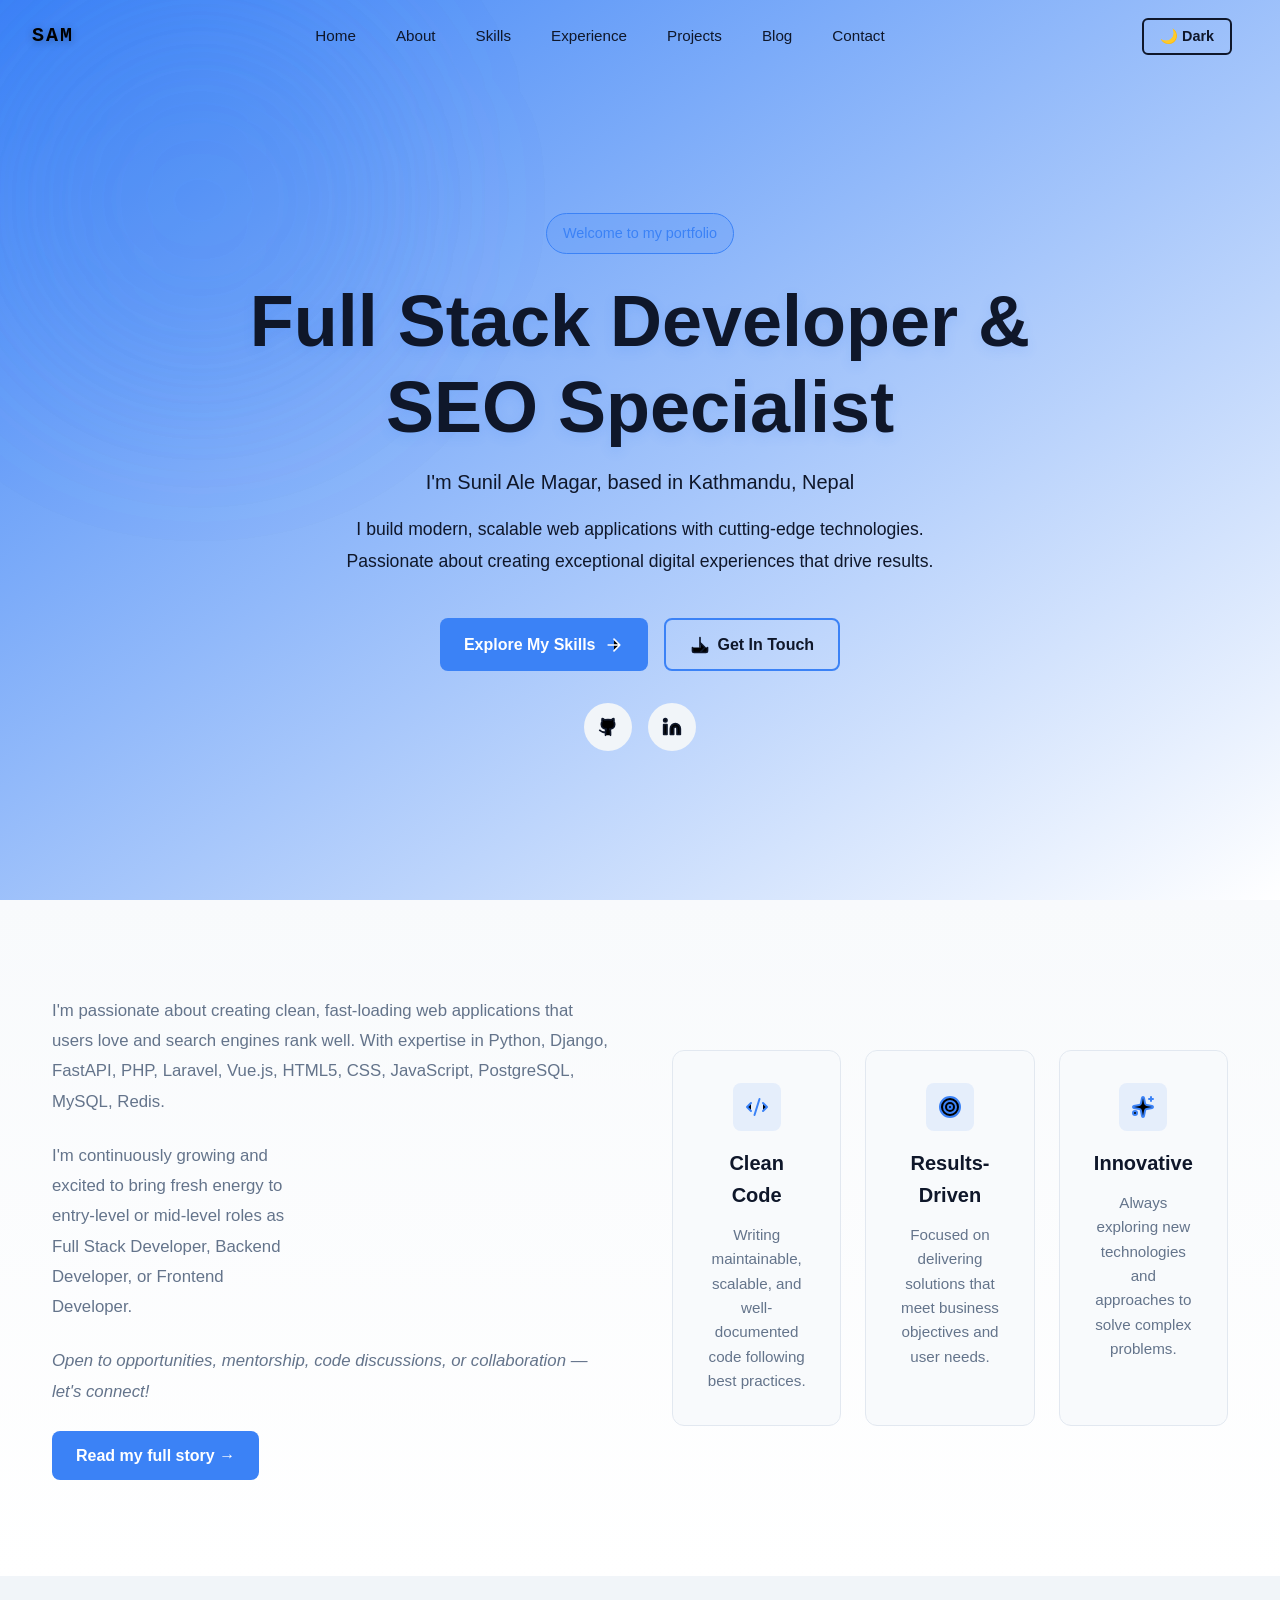
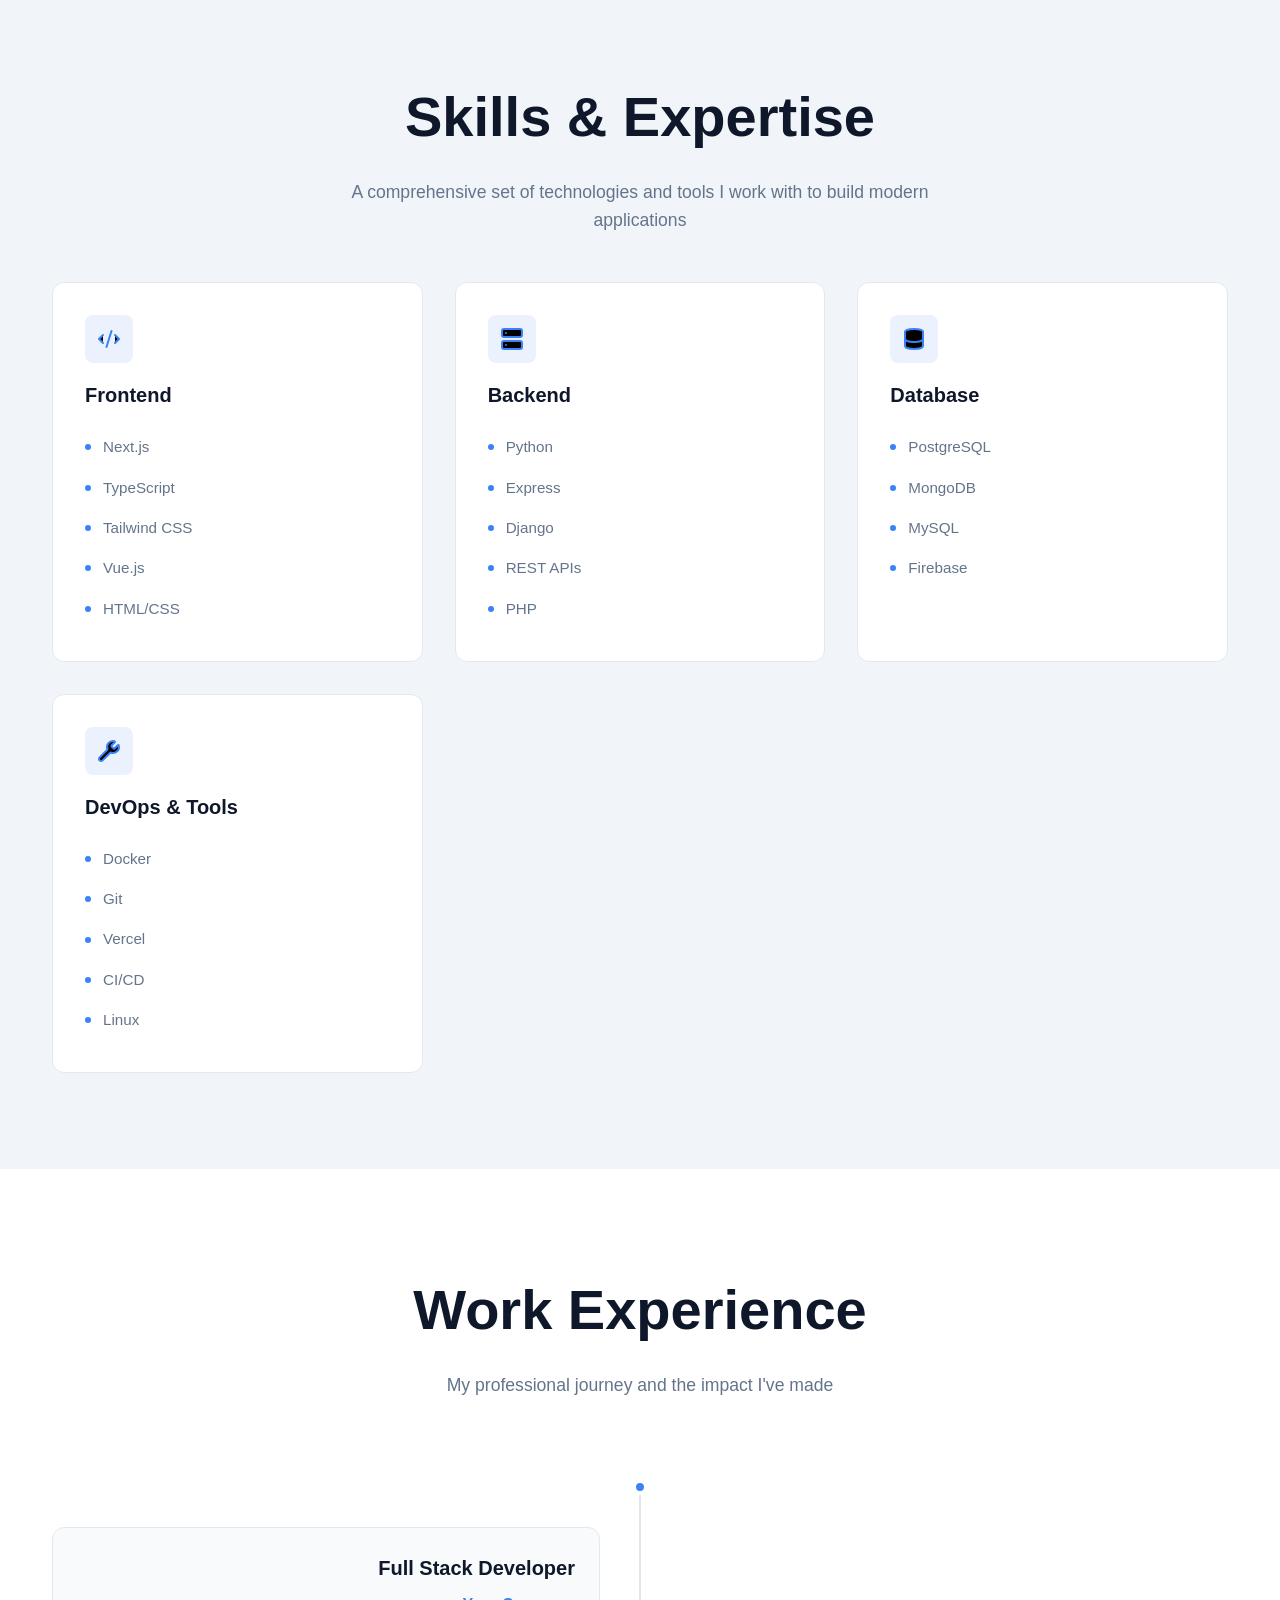
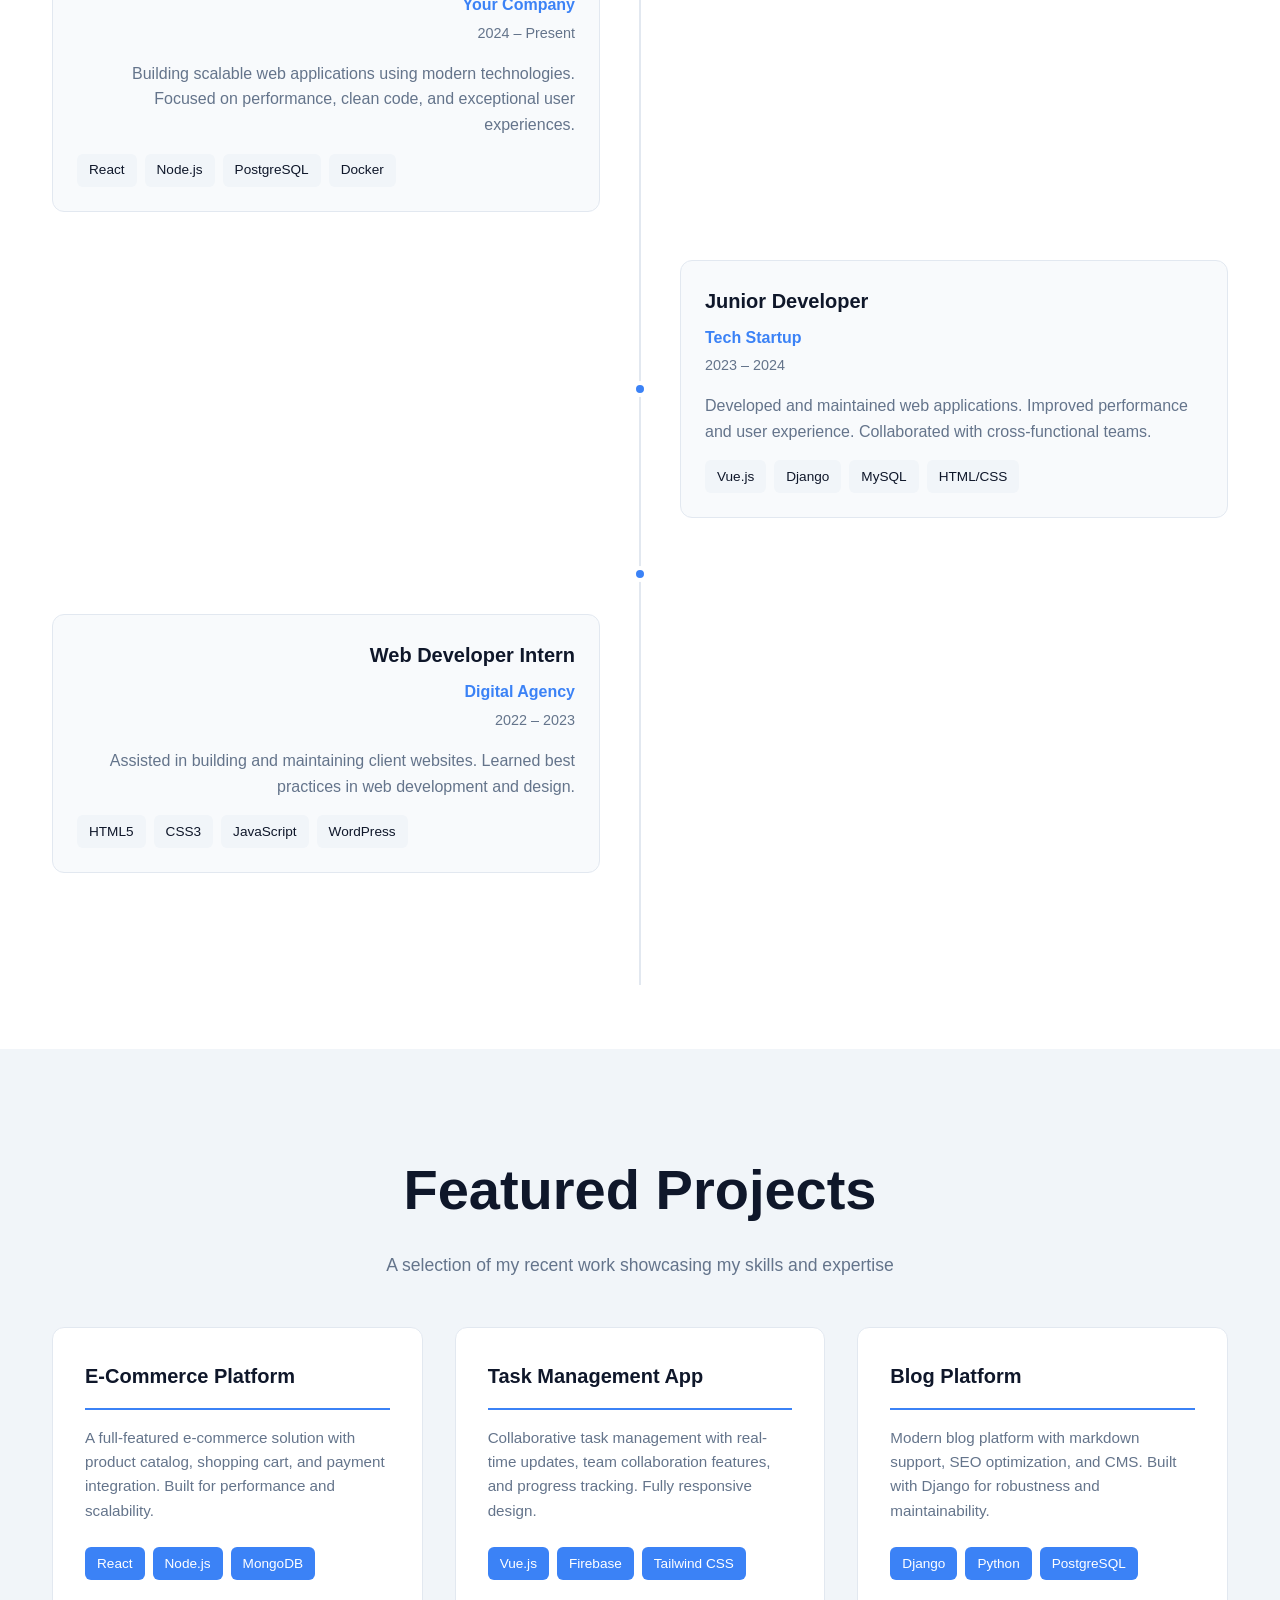
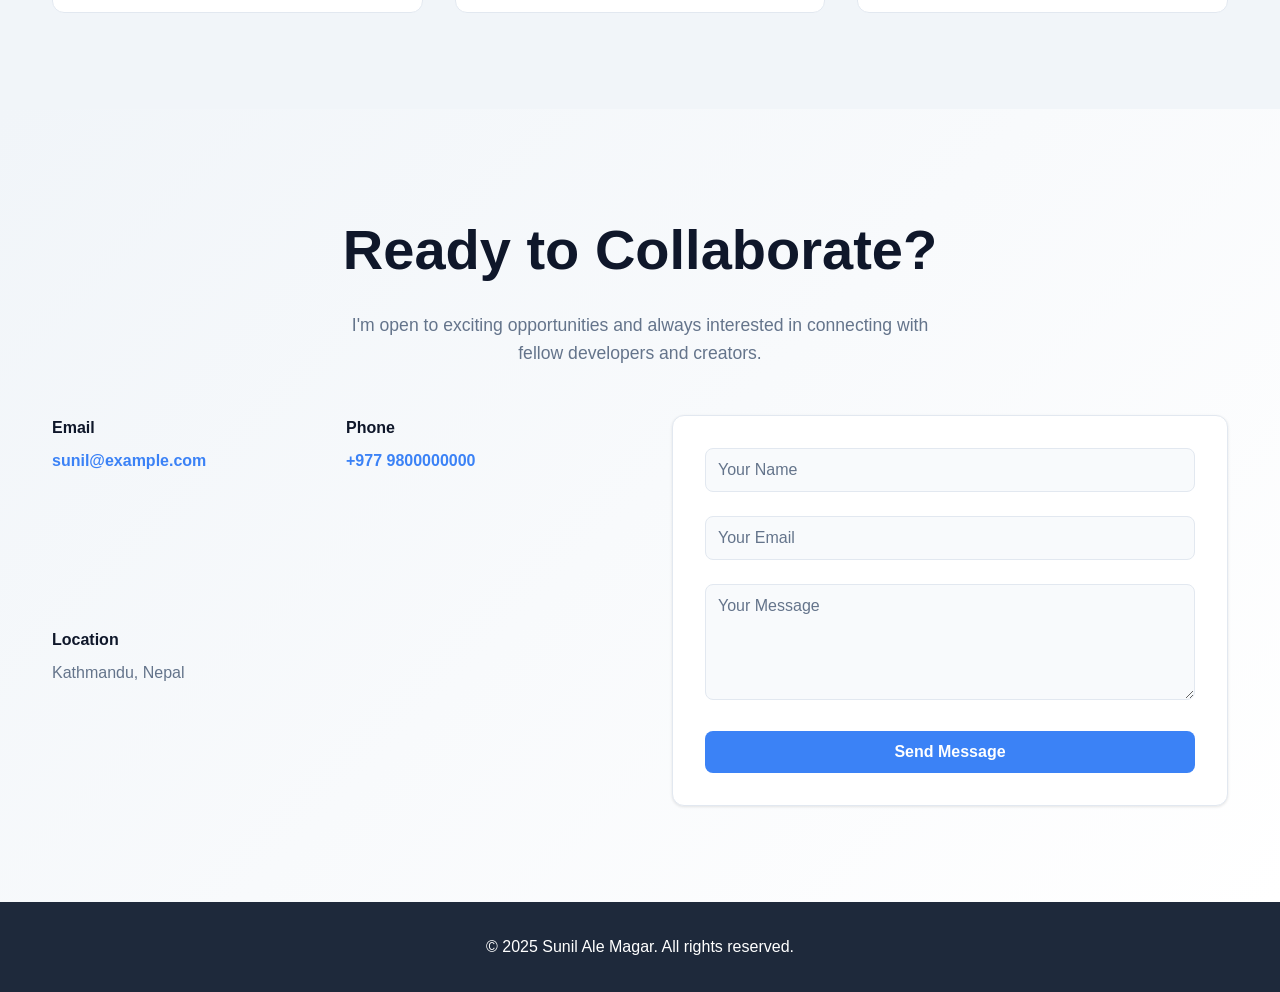
<file: index.html>
<!DOCTYPE html>
<html lang="en">
<head>
    <script src="css/theme-init.js"></script>
    <meta charset="UTF-8">
    <meta name="viewport" content="width=device-width, initial-scale=1.0">
    <title>Sunil Ale Magar — Full Stack Developer</title>
    <meta name="description" content="Full Stack Developer based in Kathmandu, Nepal. I build modern, scalable web applications with cutting-edge technologies.">
    <link rel="stylesheet" href="css/variables.css">
    <link rel="stylesheet" href="css/base.css">
    <link rel="stylesheet" href="css/navigation.css">
    <link rel="stylesheet" href="css/hero.css">
    <link rel="stylesheet" href="css/buttons.css">
    <link rel="stylesheet" href="css/about.css">
    <link rel="stylesheet" href="css/skills.css">
    <link rel="stylesheet" href="css/experience.css">
    <link rel="stylesheet" href="css/projects.css">
    <link rel="stylesheet" href="css/contact.css">
    <link rel="stylesheet" href="css/footer.css">
    <link rel="stylesheet" href="css/cta.css">
    <link rel="stylesheet" href="css/pages.css">
    <link rel="stylesheet" href="css/animations.css">
    <link rel="stylesheet" href="css/responsive.css">
    <link rel="stylesheet" href="css/theme-bw.css">
    <link rel="stylesheet" href="css/theme-toggle.css">
</head>
<body>
    <!-- Navigation -->
    <nav class="navbar">
        <div class="nav-container">
            <a href="#home" class="logo">
                <span class="logo-text">SAM</span>
            </a>
            <div class="nav-menu">
                <a href="index.html" class="nav-link active">Home</a>
                <a href="about.html" class="nav-link">About</a>
                <a href="skills.html" class="nav-link">Skills</a>
                <a href="experience.html" class="nav-link">Experience</a>
                <a href="projects.html" class="nav-link">Projects</a>
                <a href="blog.html" class="nav-link">Blog</a>
                <a href="contact.html" class="nav-link">Contact</a>
            </div>
            <button class="theme-toggle" id="theme-toggle">🌙 Dark</button>
            <button class="hamburger" id="hamburger">
                <span></span>
                <span></span>
                <span></span>
            </button>
        </div>
    </nav>

    <!-- Hero Section -->
    <section id="home" class="hero">
        <div class="hero-background">
            <div class="gradient-blob"></div>
            <div class="gradient-blob delay"></div>
        </div>
        <div class="hero-content">
            <div class="badge" data-animate>Welcome to my portfolio</div>
            <div class="hero-title" data-animate>
                <h1>Full Stack Developer & SEO Specialist</h1>
            </div>
            <p class="hero-subtitle">I'm Sunil Ale Magar, based in Kathmandu, Nepal</p>
            <p class="hero-description" data-animate>
                I build modern, scalable web applications with cutting-edge technologies. 
                Passionate about creating exceptional digital experiences that drive results.
            </p>
            <div class="hero-buttons" data-animate>
                <a href="skills.html" class="btn btn-primary">
                    Explore My Skills
                    <svg viewBox="0 0 24 24" width="20" height="20">
                        <path d="M5 12h14M12 5l7 7-7 7"/>
                    </svg>
                </a>
                <a href="contact.html" class="btn btn-secondary">
                    <svg viewBox="0 0 24 24" width="20" height="20">
                        <path d="M12 15V3m9 12v4a2 2 0 01-2 2H5a2 2 0 01-2-2v-4m10-5l5 5-5 5"/>
                    </svg>
                    Get In Touch
                </a>
            </div>
            <div class="social-links" data-animate>
                <a href="https://github.com" target="_blank" class="social-icon" aria-label="GitHub">
                    <svg viewBox="0 0 24 24" width="20" height="20">
                        <path d="M15 22v-4a4.8 4.8 0 00-1-3.5c3 0 6-2 6-5.5.08-1.25-.27-2.48-1-3.5.28-1.15.28-2.35 0-3.5 0 0-1 0-3 1.5-2.64-.5-5.36-.5-8 0C6 2 5 2 5 2c-.3 1.15-.3 2.35 0 3.5A5.403 5.403 0 004 9c0 3.5 3 5.5 6 5.5-.39.49-.68 1.05-.85 1.65-.17.6-.22 1.23-.15 1.85v4M9 18c-4.51 2-5-2-7-2"/>
                    </svg>
                </a>
                <a href="https://linkedin.com" target="_blank" class="social-icon" aria-label="LinkedIn">
                    <svg viewBox="0 0 24 24" width="20" height="20">
                        <path d="M16 8a6 6 0 016 6v7h-4v-7a2 2 0 00-2-2 2 2 0 00-2 2v7h-4v-7a6 6 0 016-6z"/>
                        <rect width="4" height="12" x="2" y="9"/>
                        <circle cx="4" cy="4" r="2"/>
                    </svg>
                </a>
            </div>
        </div>
    </section>

    <!-- About Section -->
    <section id="about" class="about">
        <div class="container">
            <div class="about-grid">
                <div class="about-text" data-animate>
                    <p class="about-intro">
                        I'm passionate about creating clean, fast-loading web applications that users love and 
                        search engines rank well. With expertise in Python, Django, FastAPI, PHP, Laravel, Vue.js, 
                        HTML5, CSS, JavaScript, PostgreSQL, MySQL, Redis.
                    </p>
                    <p class="about-content">
                        I'm continuously growing and excited to bring fresh energy to entry-level or mid-level roles 
                        as Full Stack Developer, Backend Developer, or Frontend Developer.
                    </p>
                    <p class="about-cta">
                        Open to opportunities, mentorship, code discussions, or collaboration — let's connect!
                    </p>
                    <a href="about.html" class="btn btn-primary">Read my full story →</a>
                </div>

                <div class="value-cards" data-animate>
                    <div class="value-card">
                        <div class="value-icon">
                            <svg viewBox="0 0 24 24">
                                <path d="m18 16 4-4-4-4M6 8l-4 4 4 4M14.5 4l-5 16"/>
                            </svg>
                        </div>
                        <h3>Clean Code</h3>
                        <p>Writing maintainable, scalable, and well-documented code following best practices.</p>
                    </div>
                    <div class="value-card">
                        <div class="value-icon">
                            <svg viewBox="0 0 24 24">
                                <circle cx="12" cy="12" r="10"/>
                                <circle cx="12" cy="12" r="6"/>
                                <circle cx="12" cy="12" r="2"/>
                            </svg>
                        </div>
                        <h3>Results-Driven</h3>
                        <p>Focused on delivering solutions that meet business objectives and user needs.</p>
                    </div>
                    <div class="value-card">
                        <div class="value-icon">
                            <svg viewBox="0 0 24 24">
                                <path d="M11.017 2.814a1 1 0 011.966 0l1.051 5.558a2 2 0 001.594 1.594l5.558 1.051a1 1 0 010 1.966l-5.558 1.051a2 2 0 00-1.594 1.594l-1.051 5.558a1 1 0 01-1.966 0l-1.051-5.558a2 2 0 00-1.594-1.594l-5.558-1.051a1 1 0 010-1.966l5.558-1.051a2 2 0 001.594-1.594z"/>
                                <path d="M20 2v4M22 4h-4M4 20a2 2 0 100-4 2 2 0 000 4"/>
                            </svg>
                        </div>
                        <h3>Innovative</h3>
                        <p>Always exploring new technologies and approaches to solve complex problems.</p>
                    </div>
                </div>
            </div>
        </div>
    </section>

    <!-- Skills Section -->
    <section id="skills" class="skills">
        <div class="container">
            <div class="section-header" data-animate>
                <h2>Skills & Expertise</h2>
                <p>A comprehensive set of technologies and tools I work with to build modern applications</p>
            </div>
            <div class="skills-grid">
                <div class="skill-card" data-animate>
                    <div class="skill-icon">
                        <svg viewBox="0 0 24 24">
                            <path d="m18 16 4-4-4-4M6 8l-4 4 4 4M14.5 4l-5 16"/>
                        </svg>
                    </div>
                    <h3>Frontend</h3>
                    <ul>
                        <li>Next.js</li>
                        <li>TypeScript</li>
                        <li>Tailwind CSS</li>
                        <li>Vue.js</li>
                        <li>HTML/CSS</li>
                    </ul>
                </div>
                <div class="skill-card" data-animate>
                    <div class="skill-icon">
                        <svg viewBox="0 0 24 24">
                            <rect width="20" height="8" x="2" y="2" rx="2" ry="2"/>
                            <rect width="20" height="8" x="2" y="14" rx="2" ry="2"/>
                            <line x1="6" x2="6.01" y1="6" y2="6"/>
                            <line x1="6" x2="6.01" y1="18" y2="18"/>
                        </svg>
                    </div>
                    <h3>Backend</h3>
                    <ul>
                        <li>Python</li>
                        <li>Express</li>
                        <li>Django</li>
                        <li>REST APIs</li>
                        <li>PHP</li>
                    </ul>
                </div>
                <div class="skill-card" data-animate>
                    <div class="skill-icon">
                        <svg viewBox="0 0 24 24">
                            <ellipse cx="12" cy="5" rx="9" ry="3"/>
                            <path d="M3 5V19A9 3 0 0021 19V5"/>
                            <path d="M3 12A9 3 0 0021 12"/>
                        </svg>
                    </div>
                    <h3>Database</h3>
                    <ul>
                        <li>PostgreSQL</li>
                        <li>MongoDB</li>
                        <li>MySQL</li>
                        <li>Firebase</li>
                    </ul>
                </div>
                <div class="skill-card" data-animate>
                    <div class="skill-icon">
                        <svg viewBox="0 0 24 24">
                            <path d="M14.7 6.3a1 1 0 000 1.4l1.6 1.6a1 1 0 001.4 0l3.106-3.105c.32-.322.863-.22.983.218a6 6 0 01-8.259 7.057l-7.91 7.91a1 1 0 01-2.999-3l7.91-7.91a6 6 0 017.057-8.259c.438.12.54.662.219.984z"/>
                        </svg>
                    </div>
                    <h3>DevOps & Tools</h3>
                    <ul>
                        <li>Docker</li>
                        <li>Git</li>
                        <li>Vercel</li>
                        <li>CI/CD</li>
                        <li>Linux</li>
                    </ul>
                </div>
            </div>
        </div>
    </section>

    <!-- Experience Section -->
    <section id="experience" class="experience">
        <div class="container">
            <div class="section-header" data-animate>
                <h2>Work Experience</h2>
                <p>My professional journey and the impact I've made</p>
            </div>
            <div class="timeline">
                <div class="timeline-item" data-animate>
                    <div class="timeline-marker"></div>
                    <div class="timeline-content">
                        <h3>Full Stack Developer</h3>
                        <p class="company">Your Company</p>
                        <p class="date">2024 – Present</p>
                        <p class="description">
                            Building scalable web applications using modern technologies. 
                            Focused on performance, clean code, and exceptional user experiences.
                        </p>
                        <div class="tech-tags">
                            <span>React</span>
                            <span>Node.js</span>
                            <span>PostgreSQL</span>
                            <span>Docker</span>
                        </div>
                    </div>
                </div>
                <div class="timeline-item" data-animate>
                    <div class="timeline-marker"></div>
                    <div class="timeline-content">
                        <h3>Junior Developer</h3>
                        <p class="company">Tech Startup</p>
                        <p class="date">2023 – 2024</p>
                        <p class="description">
                            Developed and maintained web applications. Improved performance and user experience. 
                            Collaborated with cross-functional teams.
                        </p>
                        <div class="tech-tags">
                            <span>Vue.js</span>
                            <span>Django</span>
                            <span>MySQL</span>
                            <span>HTML/CSS</span>
                        </div>
                    </div>
                </div>
                <div class="timeline-item" data-animate>
                    <div class="timeline-marker"></div>
                    <div class="timeline-content">
                        <h3>Web Developer Intern</h3>
                        <p class="company">Digital Agency</p>
                        <p class="date">2022 – 2023</p>
                        <p class="description">
                            Assisted in building and maintaining client websites. 
                            Learned best practices in web development and design.
                        </p>
                        <div class="tech-tags">
                            <span>HTML5</span>
                            <span>CSS3</span>
                            <span>JavaScript</span>
                            <span>WordPress</span>
                        </div>
                    </div>
                </div>
            </div>
        </div>
    </section>

    <!-- Projects Section -->
    <section id="projects" class="projects">
        <div class="container">
            <div class="section-header" data-animate>
                <h2>Featured Projects</h2>
                <p>A selection of my recent work showcasing my skills and expertise</p>
            </div>
            <div class="projects-grid">
                <div class="project-card" data-animate>
                    <div class="project-header">E-Commerce Platform</div>
                    <p>A full-featured e-commerce solution with product catalog, shopping cart, and payment integration. Built for performance and scalability.</p>
                    <div class="project-tags">
                        <span>React</span>
                        <span>Node.js</span>
                        <span>MongoDB</span>
                    </div>
                </div>
                <div class="project-card" data-animate>
                    <div class="project-header">Task Management App</div>
                    <p>Collaborative task management with real-time updates, team collaboration features, and progress tracking. Fully responsive design.</p>
                    <div class="project-tags">
                        <span>Vue.js</span>
                        <span>Firebase</span>
                        <span>Tailwind CSS</span>
                    </div>
                </div>
                <div class="project-card" data-animate>
                    <div class="project-header">Blog Platform</div>
                    <p>Modern blog platform with markdown support, SEO optimization, and CMS. Built with Django for robustness and maintainability.</p>
                    <div class="project-tags">
                        <span>Django</span>
                        <span>Python</span>
                        <span>PostgreSQL</span>
                    </div>
                </div>
            </div>
        </div>
    </section>

    <!-- Contact Section -->
    <section id="contact" class="contact">
        <div class="container">
            <div class="section-header" data-animate>
                <h2>Ready to Collaborate?</h2>
                <p>I'm open to exciting opportunities and always interested in connecting with fellow developers and creators.</p>
            </div>
            
            <div class="contact-content">
                <div class="contact-info">
                    <div class="info-item" data-animate>
                        <h4>Email</h4>
                        <a href="mailto:sunil@example.com">sunil@example.com</a>
                    </div>
                    <div class="info-item" data-animate>
                        <h4>Phone</h4>
                        <a href="tel:+9779800000000">+977 9800000000</a>
                    </div>
                    <div class="info-item" data-animate>
                        <h4>Location</h4>
                        <p>Kathmandu, Nepal</p>
                    </div>
                </div>

                <form class="contact-form" id="contactForm" data-animate>
                    <div class="form-group">
                        <input type="text" placeholder="Your Name" required>
                    </div>
                    <div class="form-group">
                        <input type="email" placeholder="Your Email" required>
                    </div>
                    <div class="form-group">
                        <textarea placeholder="Your Message" rows="5" required></textarea>
                    </div>
                    <button type="submit" class="btn btn-primary">Send Message</button>
                </form>
            </div>
        </div>
    </section>

    <!-- Footer -->
    <footer class="footer">
        <div class="container">
            <p>&copy; 2025 Sunil Ale Magar. All rights reserved.</p>
        </div>
    </footer>

    <script src="script.js"></script>
    <script src="css/theme-switcher.js"></script>
</body>
</html>
</file>
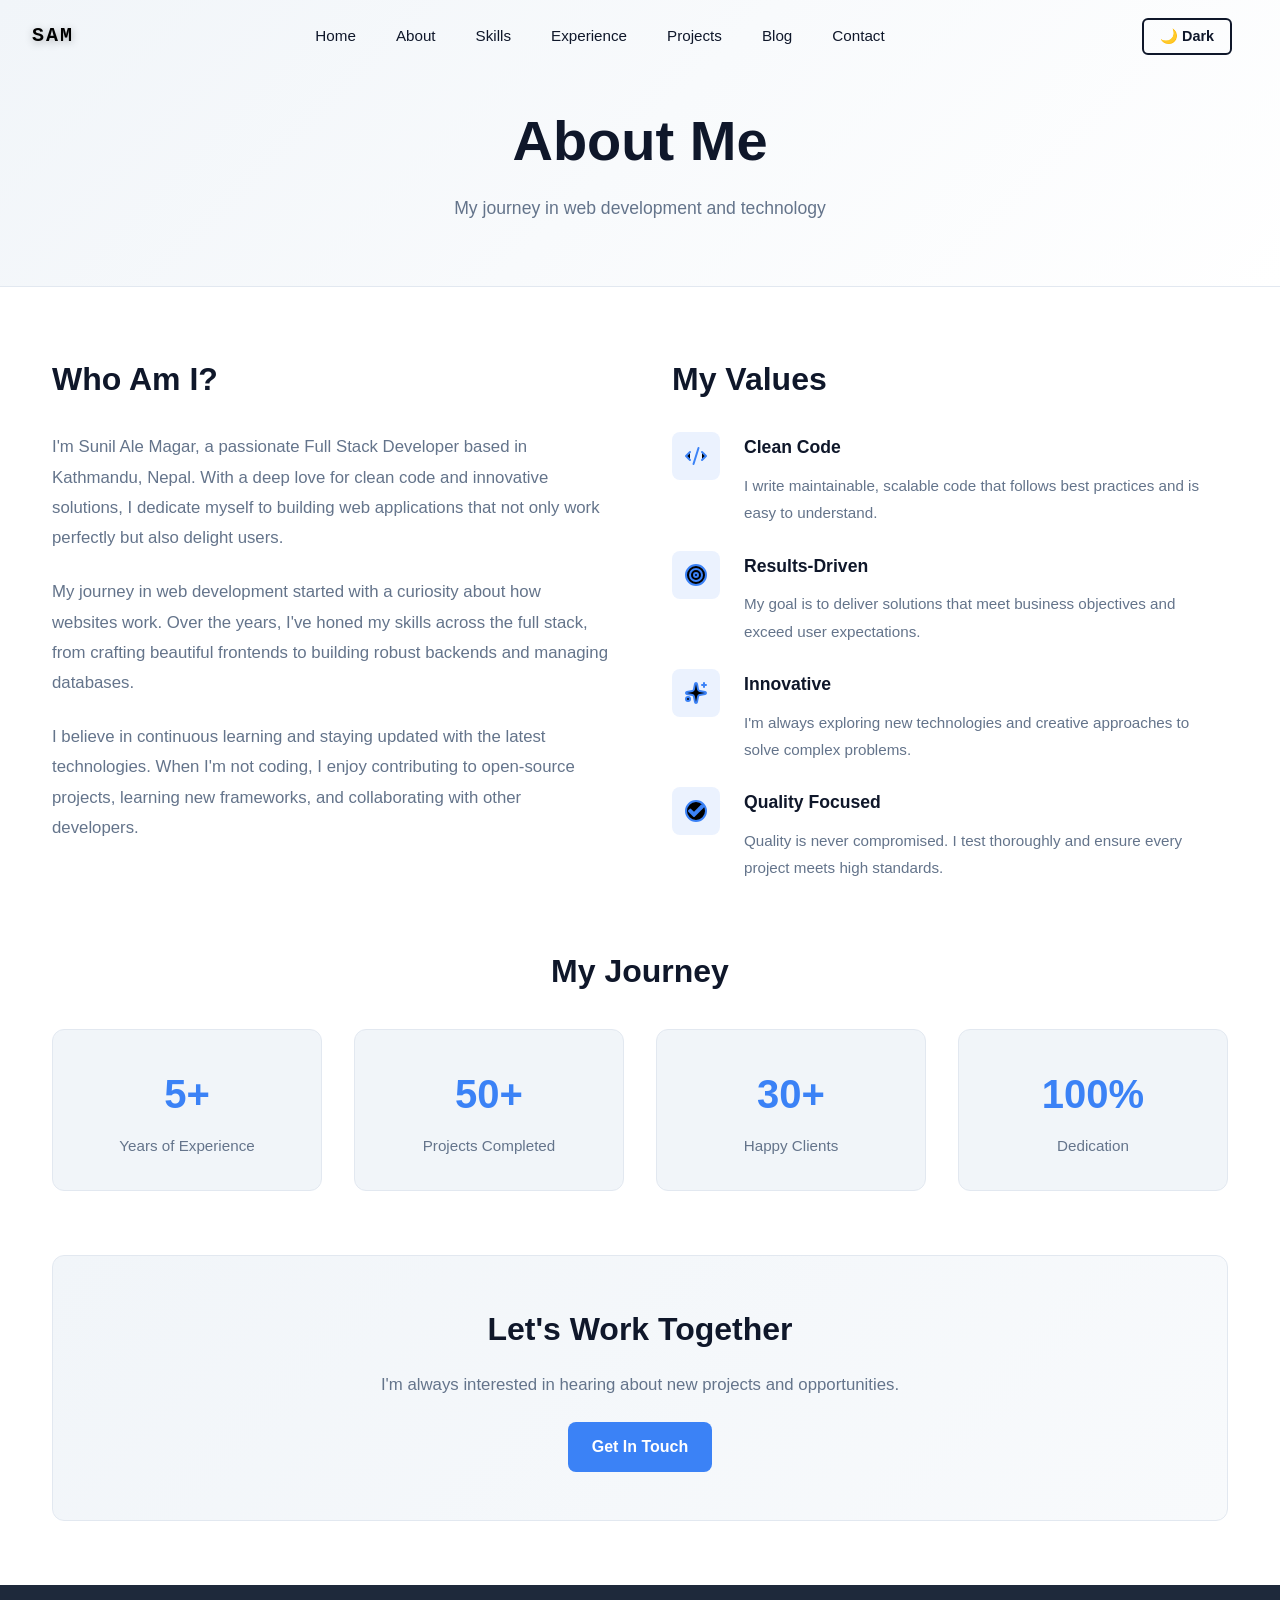
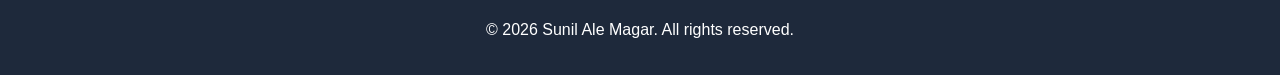
<file: about.html>
<!DOCTYPE html>
<html lang="en">
<head>
    <script src="css/theme-init.js"></script>
    <meta charset="UTF-8">
    <meta name="viewport" content="width=device-width, initial-scale=1.0">
    <title>About Me - Sunil Ale Magar</title>
    <link rel="stylesheet" href="css/variables.css">
    <link rel="stylesheet" href="css/base.css">
    <link rel="stylesheet" href="css/navigation.css">
    <link rel="stylesheet" href="css/hero.css">
    <link rel="stylesheet" href="css/buttons.css">
    <link rel="stylesheet" href="css/about.css">
    <link rel="stylesheet" href="css/skills.css">
    <link rel="stylesheet" href="css/experience.css">
    <link rel="stylesheet" href="css/projects.css">
    <link rel="stylesheet" href="css/contact.css">
    <link rel="stylesheet" href="css/footer.css">
    <link rel="stylesheet" href="css/cta.css">
    <link rel="stylesheet" href="css/pages.css">
    <link rel="stylesheet" href="css/animations.css">
    <link rel="stylesheet" href="css/responsive.css">
    <link rel="stylesheet" href="css/theme-bw.css">
    <link rel="stylesheet" href="css/theme-toggle.css">
</head>
<body>
    <!-- Navigation -->
    <nav class="navbar">
        <div class="nav-container">
            <a href="index.html" class="logo">
                <span class="logo-text">SAM</span>
            </a>
            <div class="nav-menu">
                <a href="index.html" class="nav-link">Home</a>
                <a href="about.html" class="nav-link active">About</a>
                <a href="skills.html" class="nav-link">Skills</a>
                <a href="experience.html" class="nav-link">Experience</a>
                <a href="projects.html" class="nav-link">Projects</a>
                <a href="blog.html" class="nav-link">Blog</a>
                <a href="contact.html" class="nav-link">Contact</a>
            </div>
            <button class="theme-toggle" id="theme-toggle">🌙 Dark</button>
            <button class="hamburger" id="hamburger">
                <span></span>
                <span></span>
                <span></span>
            </button>
        </div>
    </nav>

    <main class="flex-1">
        <!-- Page Hero -->
        <section class="page-hero">
            <div class="container">
                <h1>About Me</h1>
                <p>My journey in web development and technology</p>
            </div>
        </section>

        <!-- About Content -->
        <section class="about-full">
            <div class="container">
                <div class="about-content">
                    <div class="about-text" data-animate>
                        <h2>Who Am I?</h2>
                        <p>
                            I'm Sunil Ale Magar, a passionate Full Stack Developer based in Kathmandu, Nepal. 
                            With a deep love for clean code and innovative solutions, I dedicate myself to building 
                            web applications that not only work perfectly but also delight users.
                        </p>
                        <p>
                            My journey in web development started with a curiosity about how websites work. 
                            Over the years, I've honed my skills across the full stack, from crafting beautiful 
                            frontends to building robust backends and managing databases.
                        </p>
                        <p>
                            I believe in continuous learning and staying updated with the latest technologies. 
                            When I'm not coding, I enjoy contributing to open-source projects, learning new frameworks, 
                            and collaborating with other developers.
                        </p>
                    </div>

                    <div class="about-values" data-animate>
                        <h2>My Values</h2>
                        <div class="value-list">
                            <div class="value-item">
                                <div class="value-icon">
                                    <svg viewBox="0 0 24 24">
                                        <path d="m18 16 4-4-4-4M6 8l-4 4 4 4M14.5 4l-5 16"/>
                                    </svg>
                                </div>
                                <div>
                                    <h3>Clean Code</h3>
                                    <p>I write maintainable, scalable code that follows best practices and is easy to understand.</p>
                                </div>
                            </div>
                            <div class="value-item">
                                <div class="value-icon">
                                    <svg viewBox="0 0 24 24">
                                        <circle cx="12" cy="12" r="10"/>
                                        <circle cx="12" cy="12" r="6"/>
                                        <circle cx="12" cy="12" r="2"/>
                                    </svg>
                                </div>
                                <div>
                                    <h3>Results-Driven</h3>
                                    <p>My goal is to deliver solutions that meet business objectives and exceed user expectations.</p>
                                </div>
                            </div>
                            <div class="value-item">
                                <div class="value-icon">
                                    <svg viewBox="0 0 24 24">
                                        <path d="M11.017 2.814a1 1 0 011.966 0l1.051 5.558a2 2 0 001.594 1.594l5.558 1.051a1 1 0 010 1.966l-5.558 1.051a2 2 0 00-1.594 1.594l-1.051 5.558a1 1 0 01-1.966 0l-1.051-5.558a2 2 0 00-1.594-1.594l-5.558-1.051a1 1 0 010-1.966l5.558-1.051a2 2 0 001.594-1.594z"/>
                                        <path d="M20 2v4M22 4h-4M4 20a2 2 0 100-4 2 2 0 000 4"/>
                                    </svg>
                                </div>
                                <div>
                                    <h3>Innovative</h3>
                                    <p>I'm always exploring new technologies and creative approaches to solve complex problems.</p>
                                </div>
                            </div>
                            <div class="value-item">
                                <div class="value-icon">
                                    <svg viewBox="0 0 24 24">
                                        <path d="M12 2C6.48 2 2 6.48 2 12s4.48 10 10 10 10-4.48 10-10S17.52 2 12 2zm-2 15l-5-5 1.41-1.41L10 14.17l7.59-7.59L19 8l-9 9z"/>
                                    </svg>
                                </div>
                                <div>
                                    <h3>Quality Focused</h3>
                                    <p>Quality is never compromised. I test thoroughly and ensure every project meets high standards.</p>
                                </div>
                            </div>
                        </div>
                    </div>
                </div>

                <div class="milestones" data-animate>
                    <h2>My Journey</h2>
                    <div class="milestones-grid">
                        <div class="milestone">
                            <div class="milestone-number">5+</div>
                            <p>Years of Experience</p>
                        </div>
                        <div class="milestone">
                            <div class="milestone-number">50+</div>
                            <p>Projects Completed</p>
                        </div>
                        <div class="milestone">
                            <div class="milestone-number">30+</div>
                            <p>Happy Clients</p>
                        </div>
                        <div class="milestone">
                            <div class="milestone-number">100%</div>
                            <p>Dedication</p>
                        </div>
                    </div>
                </div>

                <div class="cta-section" data-animate>
                    <h2>Let's Work Together</h2>
                    <p>I'm always interested in hearing about new projects and opportunities.</p>
                    <a href="contact.html" class="btn btn-primary">Get In Touch</a>
                </div>
            </div>
        </section>
    </main>

    <!-- Footer -->
    <footer class="footer">
        <div class="container">
            <p>&copy; 2026 Sunil Ale Magar. All rights reserved.</p>
        </div>
    </footer>

    <script src="script.js"></script>
    <script src="css/theme-switcher.js"></script>
</body>
</html>
</file>
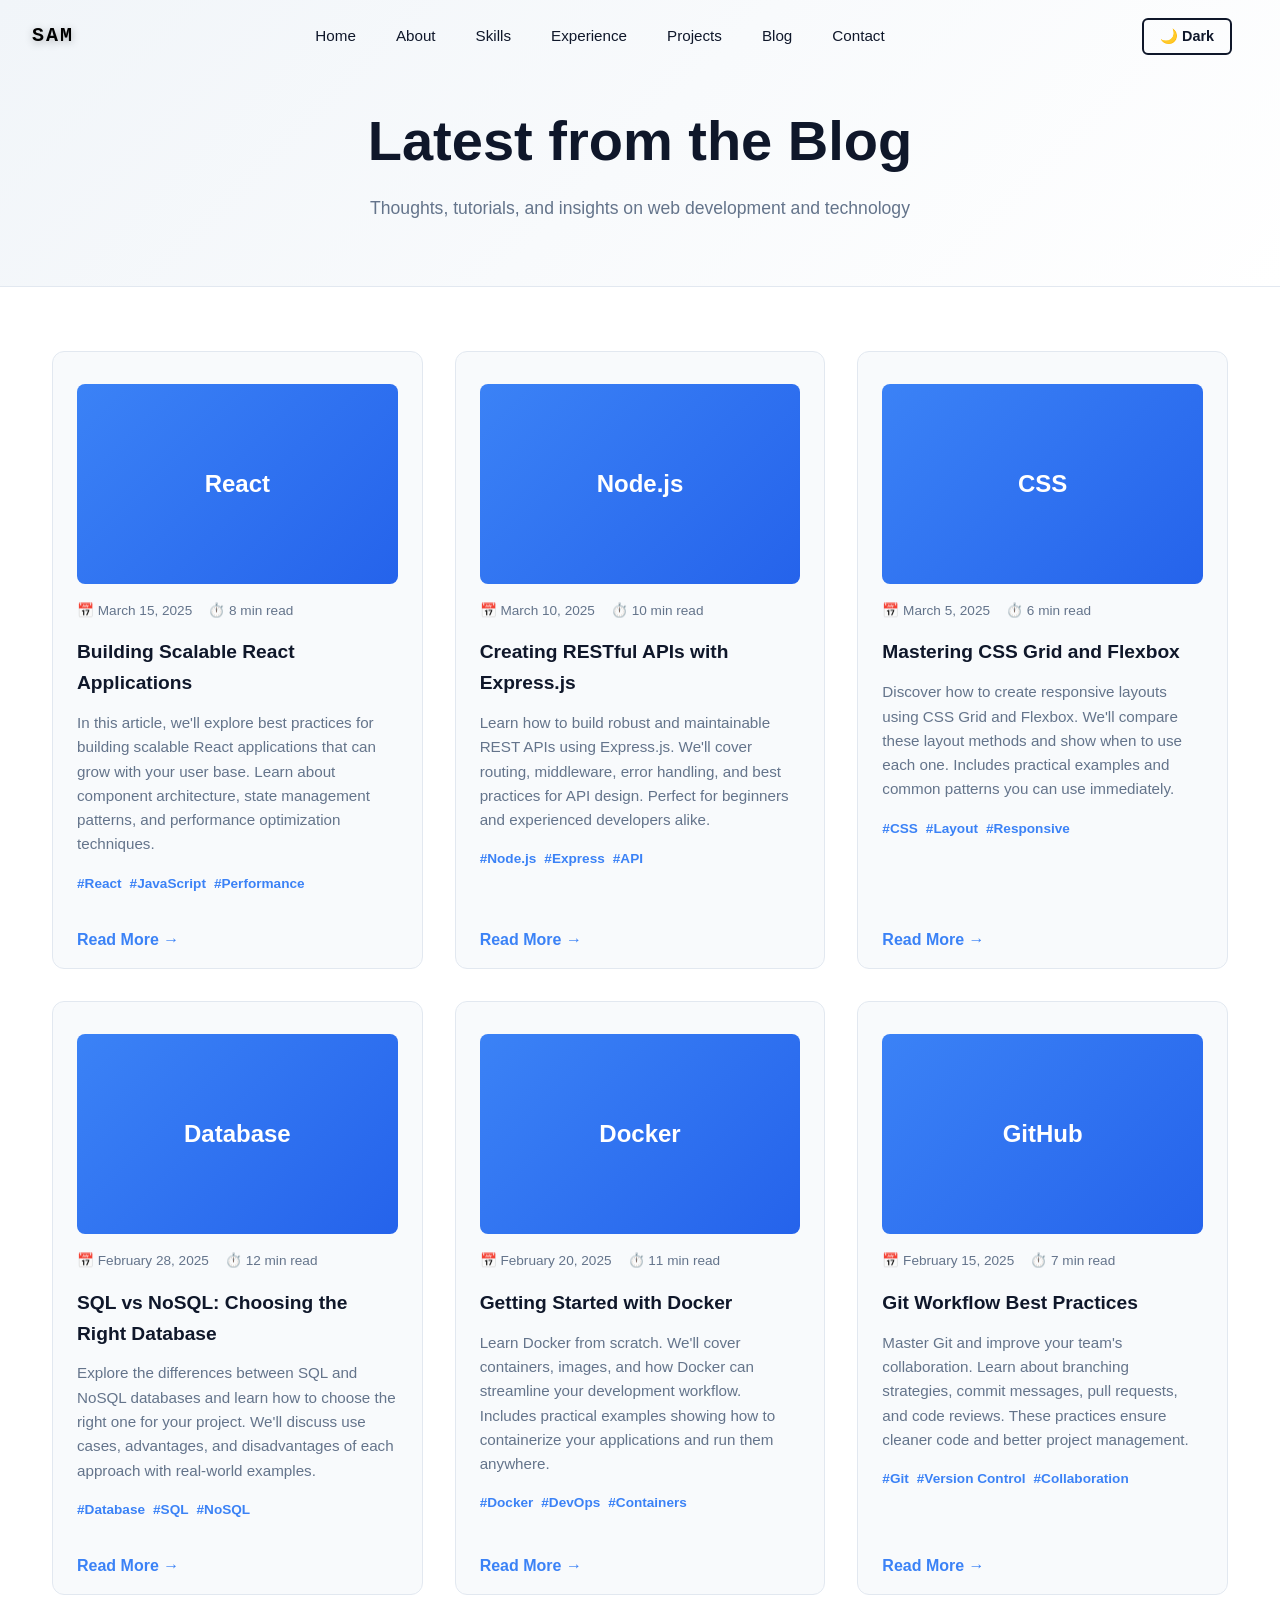
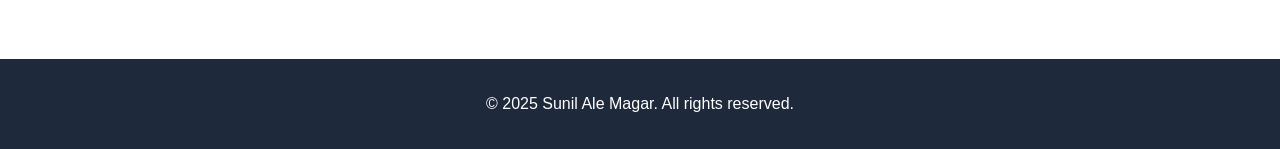
<file: blog.html>
<!DOCTYPE html>
<html lang="en">
<head>
    <script src="css/theme-init.js"></script>
    <meta charset="UTF-8">
    <meta name="viewport" content="width=device-width, initial-scale=1.0">
    <title>Blog - Sunil Ale Magar</title>
    <link rel="stylesheet" href="css/variables.css">
    <link rel="stylesheet" href="css/base.css">
    <link rel="stylesheet" href="css/navigation.css">
    <link rel="stylesheet" href="css/hero.css">
    <link rel="stylesheet" href="css/buttons.css">
    <link rel="stylesheet" href="css/about.css">
    <link rel="stylesheet" href="css/skills.css">
    <link rel="stylesheet" href="css/experience.css">
    <link rel="stylesheet" href="css/projects.css">
    <link rel="stylesheet" href="css/contact.css">
    <link rel="stylesheet" href="css/footer.css">
    <link rel="stylesheet" href="css/cta.css">
    <link rel="stylesheet" href="css/pages.css">
    <link rel="stylesheet" href="css/animations.css">
    <link rel="stylesheet" href="css/responsive.css">
    <link rel="stylesheet" href="css/theme-bw.css">
    <link rel="stylesheet" href="css/theme-toggle.css">
</head>
<body>
    <!-- Navigation -->
    <nav class="navbar">
        <div class="nav-container">
            <a href="index.html" class="logo">
                <span class="logo-text">SAM</span>
            </a>
            <div class="nav-menu">
                <a href="index.html" class="nav-link">Home</a>
                <a href="about.html" class="nav-link">About</a>
                <a href="skills.html" class="nav-link">Skills</a>
                <a href="experience.html" class="nav-link">Experience</a>
                <a href="projects.html" class="nav-link">Projects</a>
                <a href="blog.html" class="nav-link active">Blog</a>
                <a href="contact.html" class="nav-link">Contact</a>
            </div>
            <button class="theme-toggle" id="theme-toggle">🌙 Dark</button>
            <button class="hamburger" id="hamburger">
                <span></span>
                <span></span>
                <span></span>
            </button>
        </div>
    </nav>

    <main class="flex-1">
        <!-- Page Hero -->
        <section class="page-hero">
            <div class="container">
                <h1>Latest from the Blog</h1>
                <p>Thoughts, tutorials, and insights on web development and technology</p>
            </div>
        </section>

        <!-- Blog Content -->
        <section class="blog-section">
            <div class="container">
                <div class="blog-grid">
                    <article class="blog-card" data-animate>
                        <div class="blog-header">
                            <div class="blog-image">React</div>
                            <div class="blog-meta">
                                <span class="blog-date">📅 March 15, 2025</span>
                                <span class="blog-read">⏱️ 8 min read</span>
                            </div>
                        </div>
                        <div class="blog-content">
                            <h3>Building Scalable React Applications</h3>
                            <p>
                                In this article, we'll explore best practices for building scalable React applications 
                                that can grow with your user base. Learn about component architecture, state management 
                                patterns, and performance optimization techniques.
                            </p>
                            <div class="blog-tags">
                                <span>#React</span>
                                <span>#JavaScript</span>
                                <span>#Performance</span>
                            </div>
                        </div>
                        <a href="#" class="blog-link">Read More →</a>
                    </article>

                    <article class="blog-card" data-animate>
                        <div class="blog-header">
                            <div class="blog-image">Node.js</div>
                            <div class="blog-meta">
                                <span class="blog-date">📅 March 10, 2025</span>
                                <span class="blog-read">⏱️ 10 min read</span>
                            </div>
                        </div>
                        <div class="blog-content">
                            <h3>Creating RESTful APIs with Express.js</h3>
                            <p>
                                Learn how to build robust and maintainable REST APIs using Express.js. We'll cover routing, 
                                middleware, error handling, and best practices for API design. Perfect for beginners and 
                                experienced developers alike.
                            </p>
                            <div class="blog-tags">
                                <span>#Node.js</span>
                                <span>#Express</span>
                                <span>#API</span>
                            </div>
                        </div>
                        <a href="#" class="blog-link">Read More →</a>
                    </article>

                    <article class="blog-card" data-animate>
                        <div class="blog-header">
                            <div class="blog-image">CSS</div>
                            <div class="blog-meta">
                                <span class="blog-date">📅 March 5, 2025</span>
                                <span class="blog-read">⏱️ 6 min read</span>
                            </div>
                        </div>
                        <div class="blog-content">
                            <h3>Mastering CSS Grid and Flexbox</h3>
                            <p>
                                Discover how to create responsive layouts using CSS Grid and Flexbox. We'll compare 
                                these layout methods and show when to use each one. Includes practical examples and 
                                common patterns you can use immediately.
                            </p>
                            <div class="blog-tags">
                                <span>#CSS</span>
                                <span>#Layout</span>
                                <span>#Responsive</span>
                            </div>
                        </div>
                        <a href="#" class="blog-link">Read More →</a>
                    </article>

                    <article class="blog-card" data-animate>
                        <div class="blog-header">
                            <div class="blog-image">Database</div>
                            <div class="blog-meta">
                                <span class="blog-date">📅 February 28, 2025</span>
                                <span class="blog-read">⏱️ 12 min read</span>
                            </div>
                        </div>
                        <div class="blog-content">
                            <h3>SQL vs NoSQL: Choosing the Right Database</h3>
                            <p>
                                Explore the differences between SQL and NoSQL databases and learn how to choose the right 
                                one for your project. We'll discuss use cases, advantages, and disadvantages of each 
                                approach with real-world examples.
                            </p>
                            <div class="blog-tags">
                                <span>#Database</span>
                                <span>#SQL</span>
                                <span>#NoSQL</span>
                            </div>
                        </div>
                        <a href="#" class="blog-link">Read More →</a>
                    </article>

                    <article class="blog-card" data-animate>
                        <div class="blog-header">
                            <div class="blog-image">Docker</div>
                            <div class="blog-meta">
                                <span class="blog-date">📅 February 20, 2025</span>
                                <span class="blog-read">⏱️ 11 min read</span>
                            </div>
                        </div>
                        <div class="blog-content">
                            <h3>Getting Started with Docker</h3>
                            <p>
                                Learn Docker from scratch. We'll cover containers, images, and how Docker can streamline 
                                your development workflow. Includes practical examples showing how to containerize your 
                                applications and run them anywhere.
                            </p>
                            <div class="blog-tags">
                                <span>#Docker</span>
                                <span>#DevOps</span>
                                <span>#Containers</span>
                            </div>
                        </div>
                        <a href="#" class="blog-link">Read More →</a>
                    </article>

                    <article class="blog-card" data-animate>
                        <div class="blog-header">
                            <div class="blog-image">GitHub</div>
                            <div class="blog-meta">
                                <span class="blog-date">📅 February 15, 2025</span>
                                <span class="blog-read">⏱️ 7 min read</span>
                            </div>
                        </div>
                        <div class="blog-content">
                            <h3>Git Workflow Best Practices</h3>
                            <p>
                                Master Git and improve your team's collaboration. Learn about branching strategies, 
                                commit messages, pull requests, and code reviews. These practices ensure cleaner code 
                                and better project management.
                            </p>
                            <div class="blog-tags">
                                <span>#Git</span>
                                <span>#Version Control</span>
                                <span>#Collaboration</span>
                            </div>
                        </div>
                        <a href="#" class="blog-link">Read More →</a>
                    </article>
                </div>
            </div>
        </section>
    </main>

    <!-- Footer -->
    <footer class="footer">
        <div class="container">
            <p>&copy; 2025 Sunil Ale Magar. All rights reserved.</p>
        </div>
    </footer>

    <script src="script.js"></script>
    <script src="css/theme-switcher.js"></script>
</body>
</html>
</file>
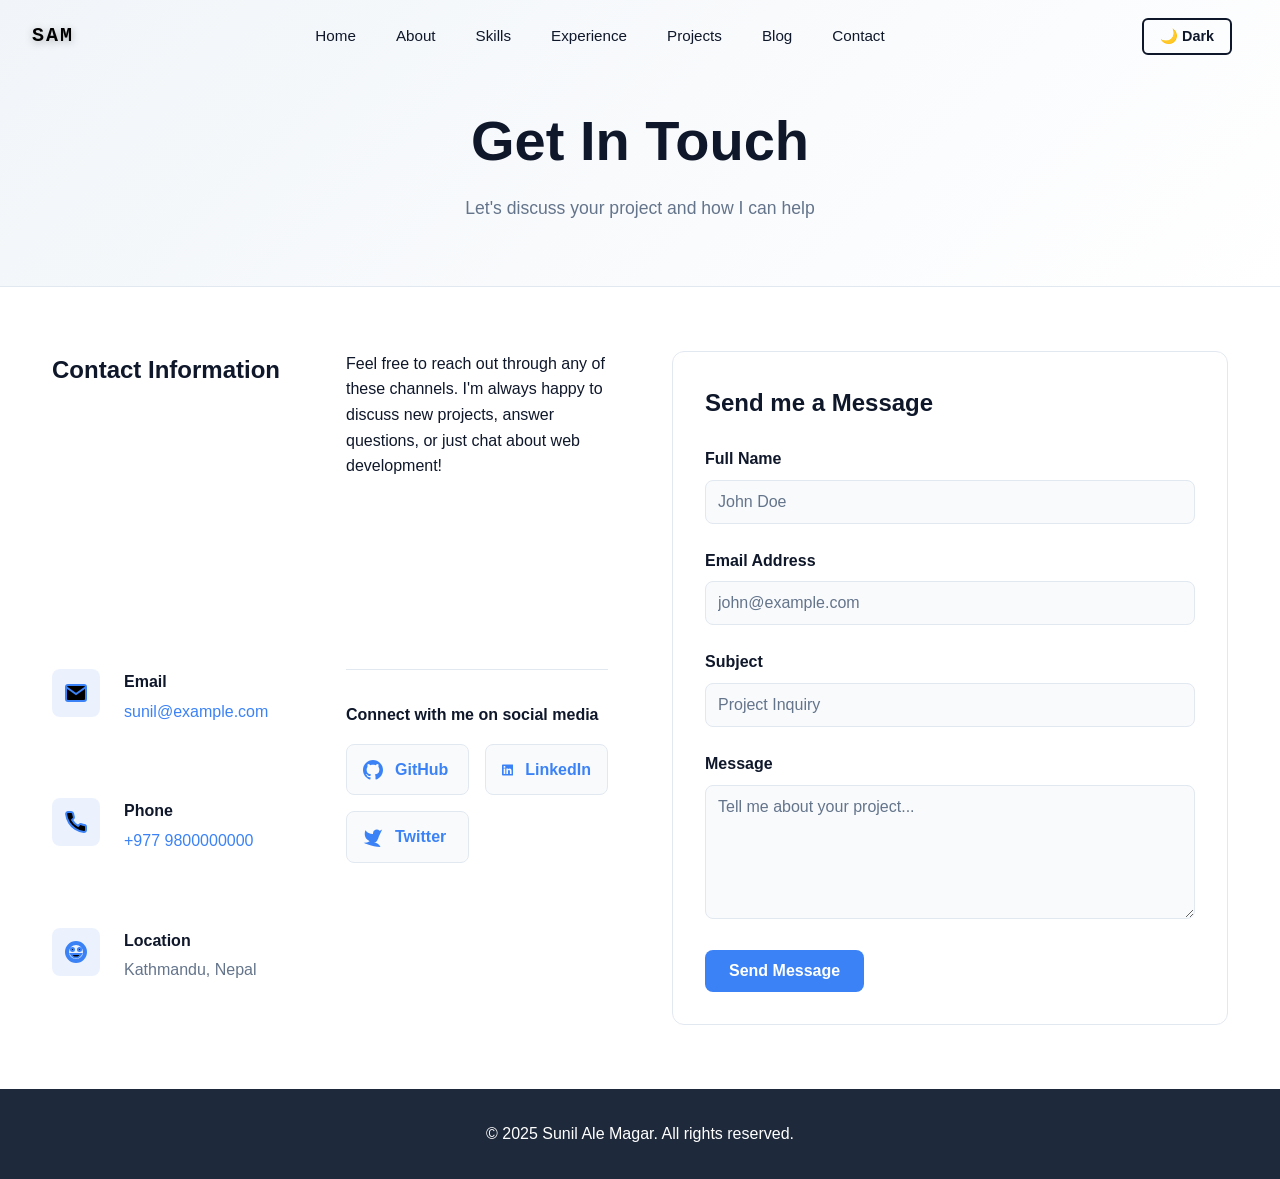
<file: contact.html>
<!DOCTYPE html>
<html lang="en">
<head>
    <script src="css/theme-init.js"></script>
    <meta charset="UTF-8">
    <meta name="viewport" content="width=device-width, initial-scale=1.0">
    <title>Contact - Sunil Ale Magar</title>
    <link rel="stylesheet" href="css/variables.css">
    <link rel="stylesheet" href="css/base.css">
    <link rel="stylesheet" href="css/navigation.css">
    <link rel="stylesheet" href="css/hero.css">
    <link rel="stylesheet" href="css/buttons.css">
    <link rel="stylesheet" href="css/about.css">
    <link rel="stylesheet" href="css/skills.css">
    <link rel="stylesheet" href="css/experience.css">
    <link rel="stylesheet" href="css/projects.css">
    <link rel="stylesheet" href="css/contact.css">
    <link rel="stylesheet" href="css/footer.css">
    <link rel="stylesheet" href="css/cta.css">
    <link rel="stylesheet" href="css/pages.css">
    <link rel="stylesheet" href="css/animations.css">
    <link rel="stylesheet" href="css/responsive.css">
    <link rel="stylesheet" href="css/theme-bw.css">
    <link rel="stylesheet" href="css/theme-toggle.css">
</head>
<body>
    <!-- Navigation -->
    <nav class="navbar">
        <div class="nav-container">
            <a href="index.html" class="logo">
                <span class="logo-text">SAM</span>
            </a>
            <div class="nav-menu">
                <a href="index.html" class="nav-link">Home</a>
                <a href="about.html" class="nav-link">About</a>
                <a href="skills.html" class="nav-link">Skills</a>
                <a href="experience.html" class="nav-link">Experience</a>
                <a href="projects.html" class="nav-link">Projects</a>
                <a href="blog.html" class="nav-link">Blog</a>
                <a href="contact.html" class="nav-link active">Contact</a>
            </div>
            <button class="theme-toggle" id="theme-toggle">🌙 Dark</button>
            <button class="hamburger" id="hamburger">
                <span></span>
                <span></span>
                <span></span>
            </button>
        </div>
    </nav>

    <main class="flex-1">
        <!-- Page Hero -->
        <section class="page-hero">
            <div class="container">
                <h1>Get In Touch</h1>
                <p>Let's discuss your project and how I can help</p>
            </div>
        </section>

        <!-- Contact Content -->
        <section class="contact-full">
            <div class="container">
                <div class="contact-wrapper">
                    <div class="contact-info" data-animate>
                        <h2>Contact Information</h2>
                        <p>
                            Feel free to reach out through any of these channels. I'm always happy to discuss new projects, 
                            answer questions, or just chat about web development!
                        </p>

                        <div class="contact-methods">
                            <div class="contact-method">
                                <div class="method-icon">
                                    <svg viewBox="0 0 24 24">
                                        <path d="M4 4h16c1.1 0 2 .9 2 2v12c0 1.1-.9 2-2 2H4c-1.1 0-2-.9-2-2V6c0-1.1.9-2 2-2z"/>
                                        <path d="m22 6-10 7L2 6"/>
                                    </svg>
                                </div>
                                <div>
                                    <h4>Email</h4>
                                    <a href="mailto:sunil@example.com">sunil@example.com</a>
                                </div>
                            </div>

                            <div class="contact-method">
                                <div class="method-icon">
                                    <svg viewBox="0 0 24 24">
                                        <path d="M22 16.92v3a2 2 0 0 1-2.18 2 19.79 19.79 0 0 1-8.63-3.07 19.5 19.5 0 0 1-6-6 19.79 19.79 0 0 1-3.07-8.67A2 2 0 0 1 4.11 2h3a2 2 0 0 1 2 1.72 12.84 12.84 0 0 0 .7 2.81 2 2 0 0 1-.45 2.11L8.09 9.91a16 16 0 0 0 6 6l1.27-1.27a2 2 0 0 1 2.11-.45 12.84 12.84 0 0 0 2.81.7A2 2 0 0 1 22 16.92z"/>
                                    </svg>
                                </div>
                                <div>
                                    <h4>Phone</h4>
                                    <a href="tel:+9779800000000">+977 9800000000</a>
                                </div>
                            </div>

                            <div class="contact-method">
                                <div class="method-icon">
                                    <svg viewBox="0 0 24 24">
                                        <path d="M12 2C6.48 2 2 6.48 2 12s4.48 10 10 10 10-4.48 10-10S17.52 2 12 2zm0 18c-4.42 0-8-3.58-8-8s3.58-8 8-8 8 3.58 8 8-3.58 8-8 8zm3.5-9c.83 0 1.5-.67 1.5-1.5S16.33 8 15.5 8 14 8.67 14 9.5s.67 1.5 1.5 1.5zm-7 0c.83 0 1.5-.67 1.5-1.5S9.33 8 8.5 8 7 8.67 7 9.5 7.67 11 8.5 11zm3.5 6.5c2.33 0 4.31-1.46 5.11-3.5H6.89c.8 2.04 2.78 3.5 5.11 3.5z"/>
                                    </svg>
                                </div>
                                <div>
                                    <h4>Location</h4>
                                    <p>Kathmandu, Nepal</p>
                                </div>
                            </div>
                        </div>

                        <div class="social-methods" data-animate>
                            <h4>Connect with me on social media</h4>
                            <div class="social-links-full">
                                <a href="https://github.com" target="_blank" class="social-link">
                                    <svg viewBox="0 0 24 24">
                                        <path d="M12 0c-6.626 0-12 5.373-12 12 0 5.302 3.438 9.8 8.207 11.387.599.111.793-.261.793-.577v-2.234c-3.338.726-4.033-1.416-4.033-1.416-.546-1.387-1.333-1.756-1.333-1.756-1.089-.745.083-.729.083-.729 1.205.084 1.839 1.237 1.839 1.237 1.07 1.834 2.807 1.304 3.492.997.107-.775.418-1.305.762-1.604-2.665-.305-5.467-1.334-5.467-5.931 0-1.311.469-2.381 1.236-3.221-.124-.303-.535-1.524.117-3.176 0 0 1.008-.322 3.301 1.23.957-.266 1.983-.399 3.003-.404 1.02.005 2.047.138 3.006.404 2.291-1.552 3.297-1.23 3.297-1.23.653 1.653.242 2.874.118 3.176.77.84 1.235 1.911 1.235 3.221 0 4.609-2.807 5.624-5.479 5.921.43.372.823 1.102.823 2.222v 3.293c0 .319.192.694.801.576 4.765-1.589 8.199-6.086 8.199-11.386 0-6.627-5.373-12-12-12z"/>
                                    </svg>
                                    GitHub
                                </a>
                                <a href="https://linkedin.com" target="_blank" class="social-link">
                                    <svg viewBox="0 0 24 24">
                                        <path d="M20.447 20.452h-3.554v-5.569c0-1.328-.027-3.037-1.852-3.037-1.853 0-2.136 1.445-2.136 2.939v5.667H9.351V9h3.414v1.561h.046c.477-.9 1.637-1.85 3.37-1.85 3.601 0 4.267 2.37 4.267 5.455v6.286zM5.337 7.433c-1.144 0-2.063-.926-2.063-2.065 0-1.138.92-2.063 2.063-2.063 1.14 0 2.064.925 2.064 2.063 0 1.139-.925 2.065-2.064 2.065zm1.782 13.019H3.555V9h3.564v11.452zM22.225 0H1.771C.792 0 0 .774 0 1.729v20.542C0 23.227.792 24 1.771 24h20.451C23.2 24 24 23.227 24 22.271V1.729C24 .774 23.2 0 22.225 0z"/>
                                    </svg>
                                    LinkedIn
                                </a>
                                <a href="https://twitter.com" target="_blank" class="social-link">
                                    <svg viewBox="0 0 24 24">
                                        <path d="M23 3a10.9 10.9 0 01-3.14 1.53 4.48 4.48 0 00-7.86 3v1A10.66 10.66 0 013 4s-4 9 5 13a11.64 11.64 0 01-7 2s9 5 20 5a9.5 9.5 0 00-9-5.5c4.75 2.25 7-7 7-7"/>
                                    </svg>
                                    Twitter
                                </a>
                            </div>
                        </div>
                    </div>

                    <form class="contact-form-full" id="contactForm" data-animate>
                        <h2>Send me a Message</h2>
                        <div class="form-group">
                            <label for="name">Full Name</label>
                            <input type="text" id="name" placeholder="John Doe" required>
                        </div>
                        <div class="form-group">
                            <label for="email">Email Address</label>
                            <input type="email" id="email" placeholder="john@example.com" required>
                        </div>
                        <div class="form-group">
                            <label for="subject">Subject</label>
                            <input type="text" id="subject" placeholder="Project Inquiry" required>
                        </div>
                        <div class="form-group">
                            <label for="message">Message</label>
                            <textarea id="message" placeholder="Tell me about your project..." rows="6" required></textarea>
                        </div>
                        <button type="submit" class="btn btn-primary">Send Message</button>
                    </form>
                </div>
            </div>
        </section>
    </main>

    <!-- Footer -->
    <footer class="footer">
        <div class="container">
            <p>&copy; 2025 Sunil Ale Magar. All rights reserved.</p>
        </div>
    </footer>

    <script src="script.js"></script>
    <script src="css/theme-switcher.js"></script>
</body>
</html>
</file>
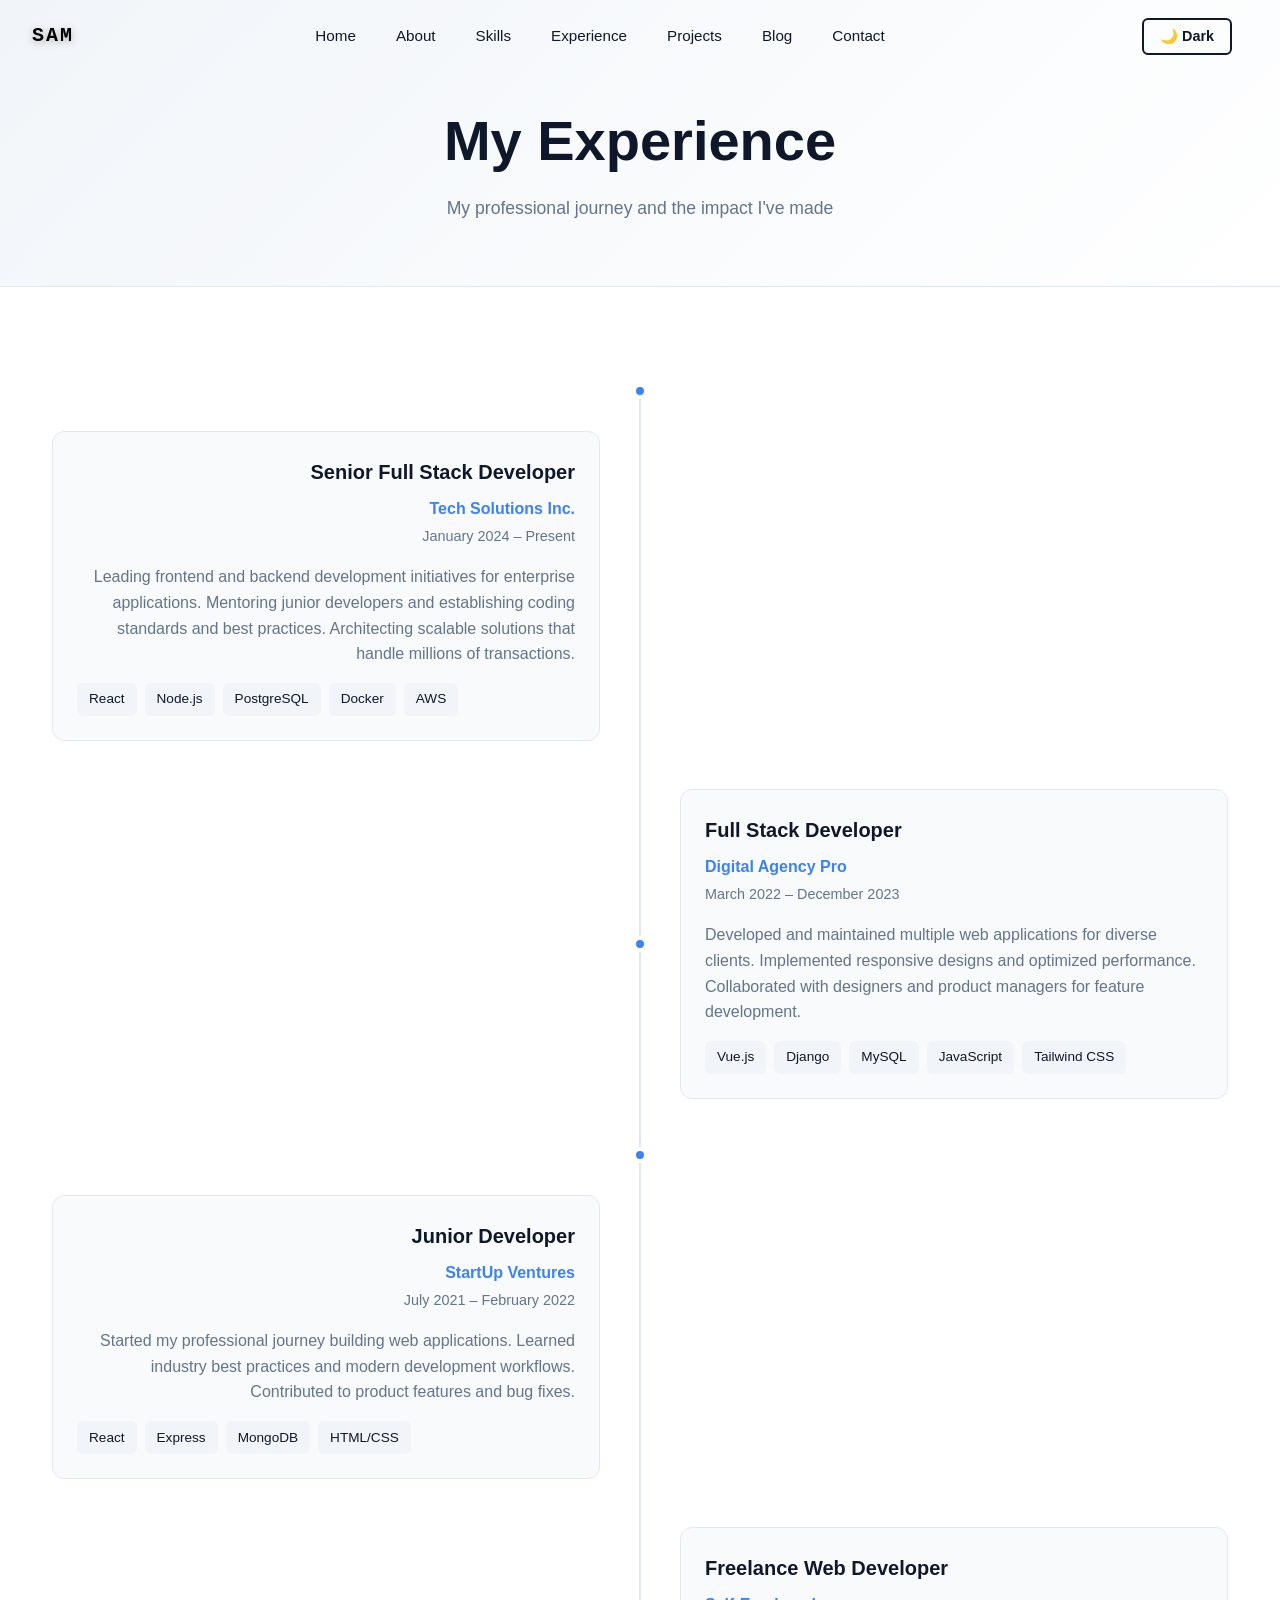
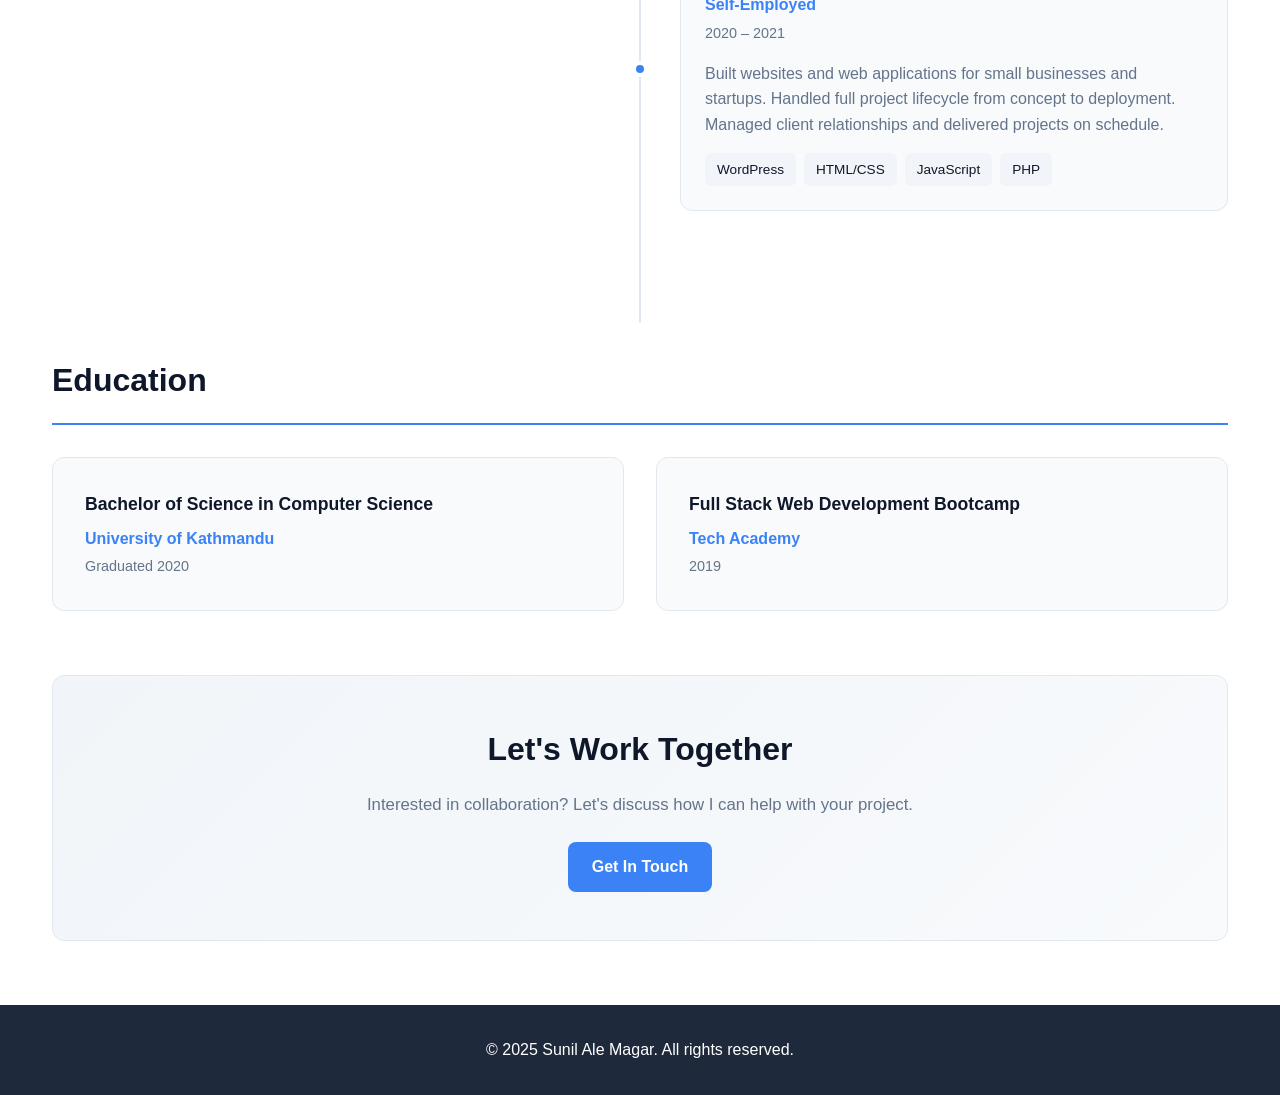
<file: experience.html>
<!DOCTYPE html>
<html lang="en">
<head>
    <script src="css/theme-init.js"></script>
    <meta charset="UTF-8">
    <meta name="viewport" content="width=device-width, initial-scale=1.0">
    <title>Experience - Sunil Ale Magar</title>
    <link rel="stylesheet" href="css/variables.css">
    <link rel="stylesheet" href="css/base.css">
    <link rel="stylesheet" href="css/navigation.css">
    <link rel="stylesheet" href="css/hero.css">
    <link rel="stylesheet" href="css/buttons.css">
    <link rel="stylesheet" href="css/about.css">
    <link rel="stylesheet" href="css/skills.css">
    <link rel="stylesheet" href="css/experience.css">
    <link rel="stylesheet" href="css/projects.css">
    <link rel="stylesheet" href="css/contact.css">
    <link rel="stylesheet" href="css/footer.css">
    <link rel="stylesheet" href="css/cta.css">
    <link rel="stylesheet" href="css/pages.css">
    <link rel="stylesheet" href="css/animations.css">
    <link rel="stylesheet" href="css/responsive.css">
    <link rel="stylesheet" href="css/theme-bw.css">
    <link rel="stylesheet" href="css/theme-toggle.css">
</head>
<body>
    <!-- Navigation -->
    <nav class="navbar">
        <div class="nav-container">
            <a href="index.html" class="logo">
                <span class="logo-text">SAM</span>
            </a>
            <div class="nav-menu">
                <a href="index.html" class="nav-link">Home</a>
                <a href="about.html" class="nav-link">About</a>
                <a href="skills.html" class="nav-link">Skills</a>
                <a href="experience.html" class="nav-link active">Experience</a>
                <a href="projects.html" class="nav-link">Projects</a>
                <a href="blog.html" class="nav-link">Blog</a>
                <a href="contact.html" class="nav-link">Contact</a>
            </div>
            <button class="theme-toggle" id="theme-toggle">🌙 Dark</button>
            <button class="hamburger" id="hamburger">
                <span></span>
                <span></span>
                <span></span>
            </button>
        </div>
    </nav>

    <main class="flex-1">
        <!-- Page Hero -->
        <section class="page-hero">
            <div class="container">
                <h1>My Experience</h1>
                <p>My professional journey and the impact I've made</p>
            </div>
        </section>

        <!-- Experience Content -->
        <section class="experience-full">
            <div class="container">
                <div class="timeline">
                    <div class="timeline-item" data-animate>
                        <div class="timeline-marker"></div>
                        <div class="timeline-content">
                            <h3>Senior Full Stack Developer</h3>
                            <p class="company">Tech Solutions Inc.</p>
                            <p class="date">January 2024 – Present</p>
                            <p class="description">
                                Leading frontend and backend development initiatives for enterprise applications. 
                                Mentoring junior developers and establishing coding standards and best practices. 
                                Architecting scalable solutions that handle millions of transactions.
                            </p>
                            <div class="tech-tags">
                                <span>React</span>
                                <span>Node.js</span>
                                <span>PostgreSQL</span>
                                <span>Docker</span>
                                <span>AWS</span>
                            </div>
                        </div>
                    </div>

                    <div class="timeline-item" data-animate>
                        <div class="timeline-marker"></div>
                        <div class="timeline-content">
                            <h3>Full Stack Developer</h3>
                            <p class="company">Digital Agency Pro</p>
                            <p class="date">March 2022 – December 2023</p>
                            <p class="description">
                                Developed and maintained multiple web applications for diverse clients. 
                                Implemented responsive designs and optimized performance. 
                                Collaborated with designers and product managers for feature development.
                            </p>
                            <div class="tech-tags">
                                <span>Vue.js</span>
                                <span>Django</span>
                                <span>MySQL</span>
                                <span>JavaScript</span>
                                <span>Tailwind CSS</span>
                            </div>
                        </div>
                    </div>

                    <div class="timeline-item" data-animate>
                        <div class="timeline-marker"></div>
                        <div class="timeline-content">
                            <h3>Junior Developer</h3>
                            <p class="company">StartUp Ventures</p>
                            <p class="date">July 2021 – February 2022</p>
                            <p class="description">
                                Started my professional journey building web applications. 
                                Learned industry best practices and modern development workflows. 
                                Contributed to product features and bug fixes.
                            </p>
                            <div class="tech-tags">
                                <span>React</span>
                                <span>Express</span>
                                <span>MongoDB</span>
                                <span>HTML/CSS</span>
                            </div>
                        </div>
                    </div>

                    <div class="timeline-item" data-animate>
                        <div class="timeline-marker"></div>
                        <div class="timeline-content">
                            <h3>Freelance Web Developer</h3>
                            <p class="company">Self-Employed</p>
                            <p class="date">2020 – 2021</p>
                            <p class="description">
                                Built websites and web applications for small businesses and startups. 
                                Handled full project lifecycle from concept to deployment. 
                                Managed client relationships and delivered projects on schedule.
                            </p>
                            <div class="tech-tags">
                                <span>WordPress</span>
                                <span>HTML/CSS</span>
                                <span>JavaScript</span>
                                <span>PHP</span>
                            </div>
                        </div>
                    </div>
                </div>

                <div class="education" data-animate>
                    <h2>Education</h2>
                    <div class="education-grid">
                        <div class="education-item">
                            <h3>Bachelor of Science in Computer Science</h3>
                            <p class="institution">University of Kathmandu</p>
                            <p class="year">Graduated 2020</p>
                        </div>
                        <div class="education-item">
                            <h3>Full Stack Web Development Bootcamp</h3>
                            <p class="institution">Tech Academy</p>
                            <p class="year">2019</p>
                        </div>
                    </div>
                </div>

                <div class="cta-section" data-animate>
                    <h2>Let's Work Together</h2>
                    <p>Interested in collaboration? Let's discuss how I can help with your project.</p>
                    <a href="contact.html" class="btn btn-primary">Get In Touch</a>
                </div>
            </div>
        </section>
    </main>

    <!-- Footer -->
    <footer class="footer">
        <div class="container">
            <p>&copy; 2025 Sunil Ale Magar. All rights reserved.</p>
        </div>
    </footer>

    <script src="script.js"></script>
    <script src="css/theme-switcher.js"></script>
</body>
</html>
</file>
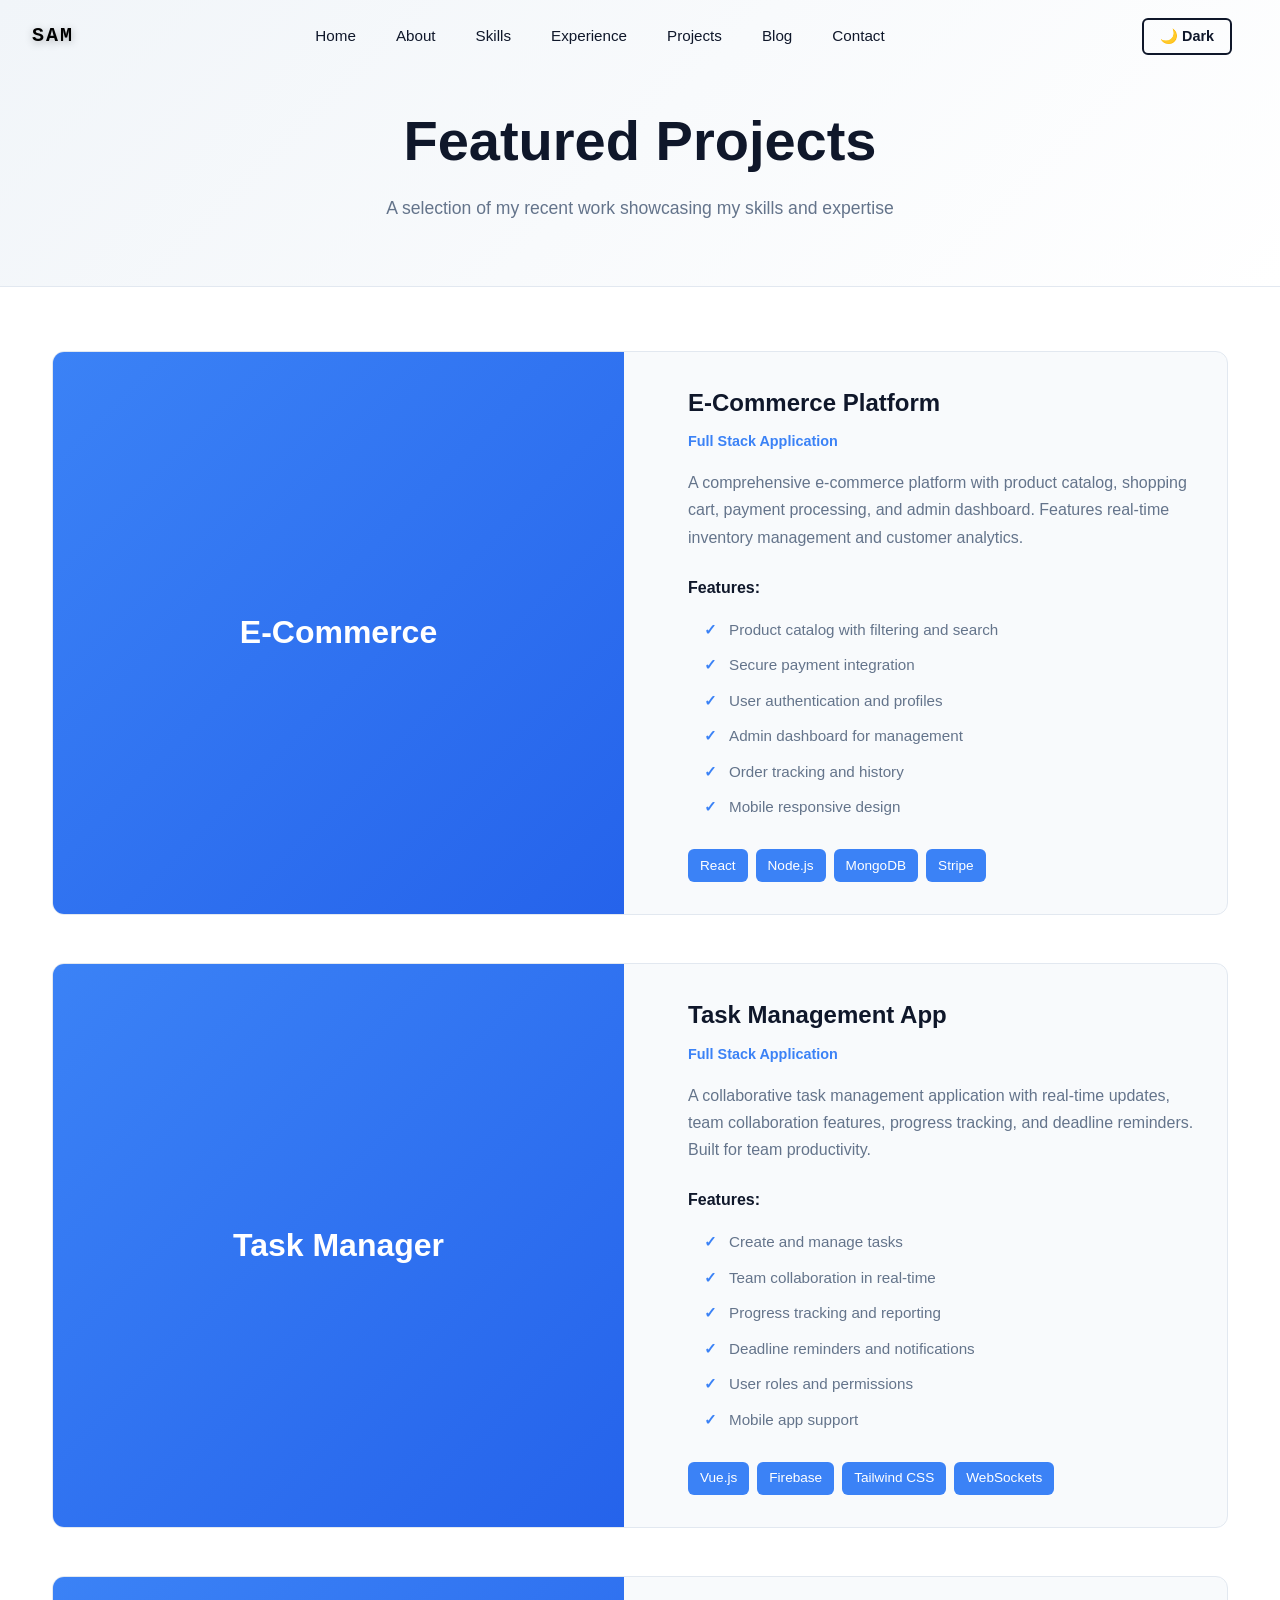
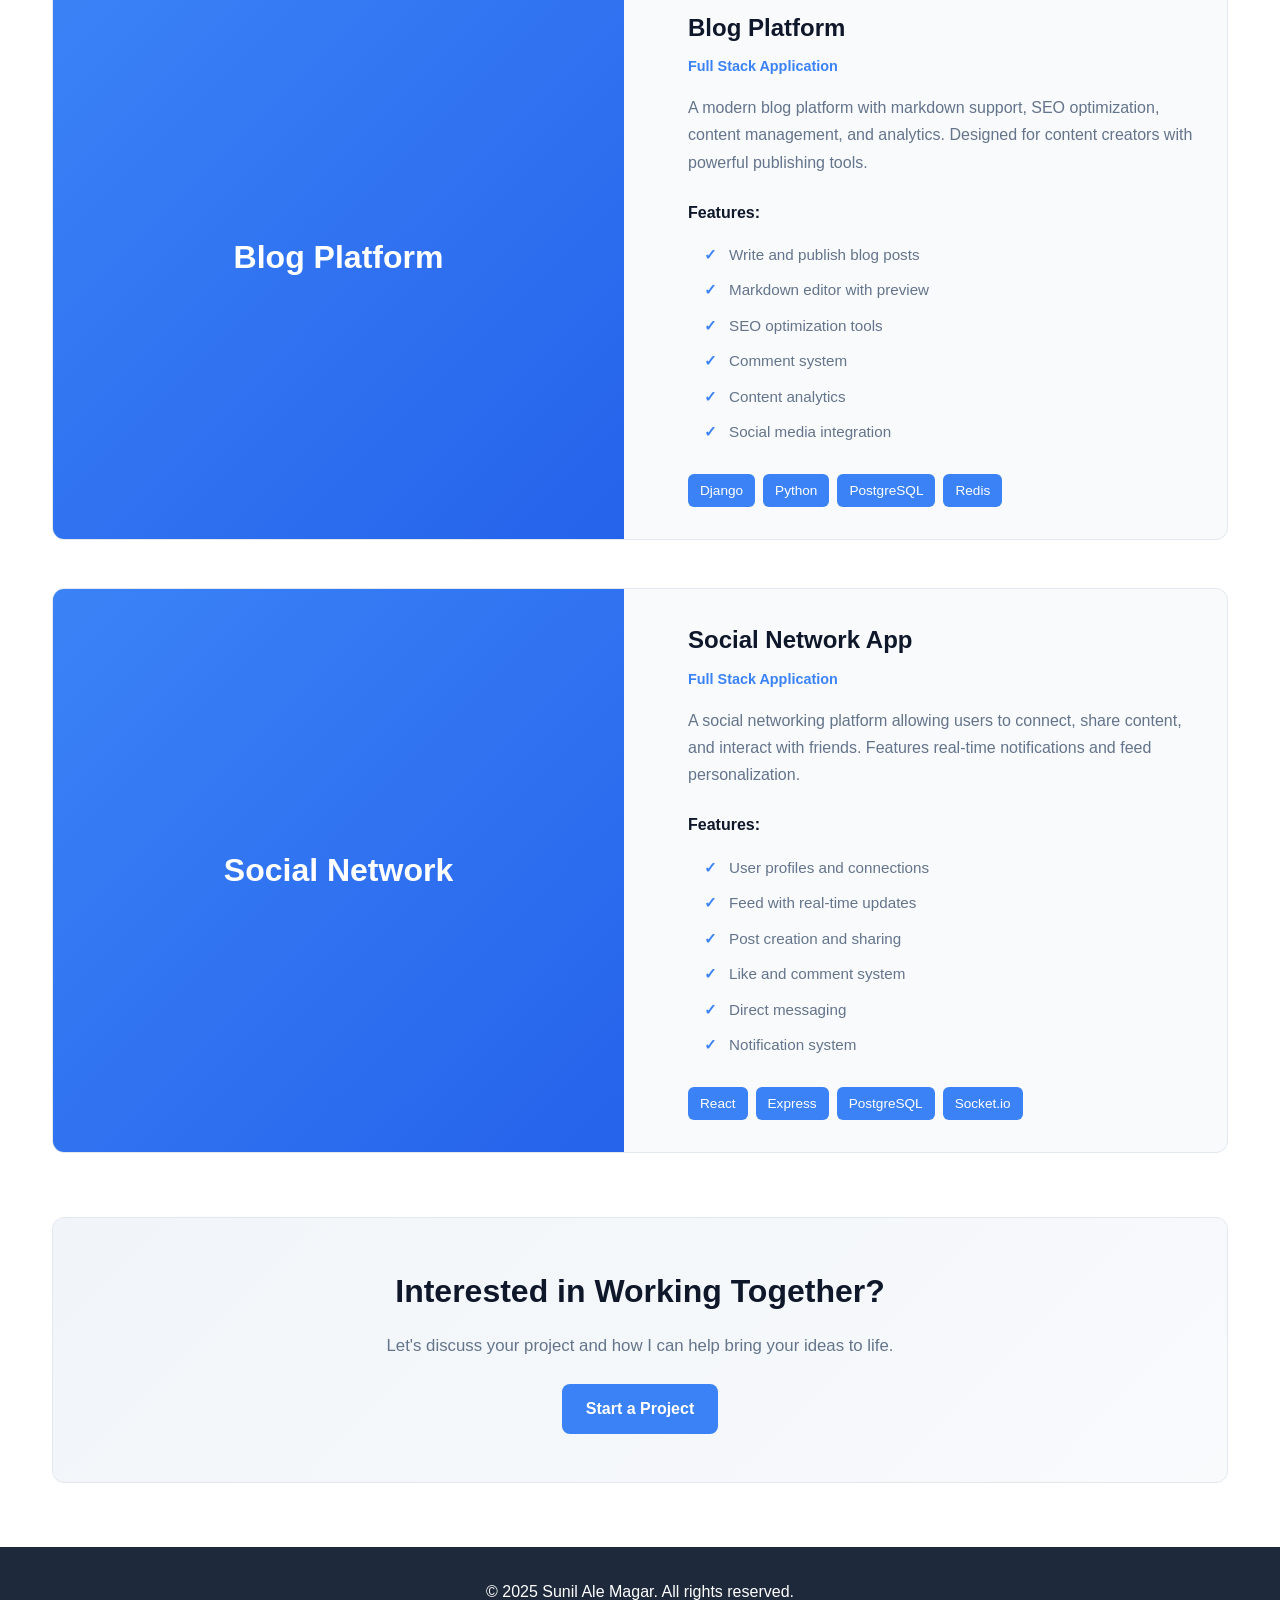
<file: projects.html>
<!DOCTYPE html>
<html lang="en">
<head>
    <script src="css/theme-init.js"></script>
    <meta charset="UTF-8">
    <meta name="viewport" content="width=device-width, initial-scale=1.0">
    <title>Projects - Sunil Ale Magar</title>
    <link rel="stylesheet" href="css/variables.css">
    <link rel="stylesheet" href="css/base.css">
    <link rel="stylesheet" href="css/navigation.css">
    <link rel="stylesheet" href="css/hero.css">
    <link rel="stylesheet" href="css/buttons.css">
    <link rel="stylesheet" href="css/about.css">
    <link rel="stylesheet" href="css/skills.css">
    <link rel="stylesheet" href="css/experience.css">
    <link rel="stylesheet" href="css/projects.css">
    <link rel="stylesheet" href="css/contact.css">
    <link rel="stylesheet" href="css/footer.css">
    <link rel="stylesheet" href="css/cta.css">
    <link rel="stylesheet" href="css/pages.css">
    <link rel="stylesheet" href="css/animations.css">
    <link rel="stylesheet" href="css/responsive.css">
    <link rel="stylesheet" href="css/theme-bw.css">
    <link rel="stylesheet" href="css/theme-toggle.css">
</head>
<body>
    <!-- Navigation -->
    <nav class="navbar">
        <div class="nav-container">
            <a href="index.html" class="logo">
                <span class="logo-text">SAM</span>
            </a>
            <div class="nav-menu">
                <a href="index.html" class="nav-link">Home</a>
                <a href="about.html" class="nav-link">About</a>
                <a href="skills.html" class="nav-link">Skills</a>
                <a href="experience.html" class="nav-link">Experience</a>
                <a href="projects.html" class="nav-link active">Projects</a>
                <a href="blog.html" class="nav-link">Blog</a>
                <a href="contact.html" class="nav-link">Contact</a>
            </div>
            <button class="theme-toggle" id="theme-toggle">🌙 Dark</button>
            <button class="hamburger" id="hamburger">
                <span></span>
                <span></span>
                <span></span>
            </button>
        </div>
    </nav>

    <main class="flex-1">
        <!-- Page Hero -->
        <section class="page-hero">
            <div class="container">
                <h1>Featured Projects</h1>
                <p>A selection of my recent work showcasing my skills and expertise</p>
            </div>
        </section>

        <!-- Projects Content -->
        <section class="projects-full">
            <div class="container">
                <div class="projects-detailed-grid">
                    <div class="project-detailed-card" data-animate>
                        <div class="project-image">
                            <div class="image-placeholder">E-Commerce</div>
                        </div>
                        <div class="project-info">
                            <h3>E-Commerce Platform</h3>
                            <p class="project-type">Full Stack Application</p>
                            <p class="project-description">
                                A comprehensive e-commerce platform with product catalog, shopping cart, 
                                payment processing, and admin dashboard. Features real-time inventory management 
                                and customer analytics.
                            </p>
                            <div class="project-features">
                                <h4>Features:</h4>
                                <ul>
                                    <li>Product catalog with filtering and search</li>
                                    <li>Secure payment integration</li>
                                    <li>User authentication and profiles</li>
                                    <li>Admin dashboard for management</li>
                                    <li>Order tracking and history</li>
                                    <li>Mobile responsive design</li>
                                </ul>
                            </div>
                            <div class="project-tags">
                                <span>React</span>
                                <span>Node.js</span>
                                <span>MongoDB</span>
                                <span>Stripe</span>
                            </div>
                        </div>
                    </div>

                    <div class="project-detailed-card" data-animate>
                        <div class="project-image">
                            <div class="image-placeholder">Task Manager</div>
                        </div>
                        <div class="project-info">
                            <h3>Task Management App</h3>
                            <p class="project-type">Full Stack Application</p>
                            <p class="project-description">
                                A collaborative task management application with real-time updates, team collaboration 
                                features, progress tracking, and deadline reminders. Built for team productivity.
                            </p>
                            <div class="project-features">
                                <h4>Features:</h4>
                                <ul>
                                    <li>Create and manage tasks</li>
                                    <li>Team collaboration in real-time</li>
                                    <li>Progress tracking and reporting</li>
                                    <li>Deadline reminders and notifications</li>
                                    <li>User roles and permissions</li>
                                    <li>Mobile app support</li>
                                </ul>
                            </div>
                            <div class="project-tags">
                                <span>Vue.js</span>
                                <span>Firebase</span>
                                <span>Tailwind CSS</span>
                                <span>WebSockets</span>
                            </div>
                        </div>
                    </div>

                    <div class="project-detailed-card" data-animate>
                        <div class="project-image">
                            <div class="image-placeholder">Blog Platform</div>
                        </div>
                        <div class="project-info">
                            <h3>Blog Platform</h3>
                            <p class="project-type">Full Stack Application</p>
                            <p class="project-description">
                                A modern blog platform with markdown support, SEO optimization, content management, 
                                and analytics. Designed for content creators with powerful publishing tools.
                            </p>
                            <div class="project-features">
                                <h4>Features:</h4>
                                <ul>
                                    <li>Write and publish blog posts</li>
                                    <li>Markdown editor with preview</li>
                                    <li>SEO optimization tools</li>
                                    <li>Comment system</li>
                                    <li>Content analytics</li>
                                    <li>Social media integration</li>
                                </ul>
                            </div>
                            <div class="project-tags">
                                <span>Django</span>
                                <span>Python</span>
                                <span>PostgreSQL</span>
                                <span>Redis</span>
                            </div>
                        </div>
                    </div>

                    <div class="project-detailed-card" data-animate>
                        <div class="project-image">
                            <div class="image-placeholder">Social Network</div>
                        </div>
                        <div class="project-info">
                            <h3>Social Network App</h3>
                            <p class="project-type">Full Stack Application</p>
                            <p class="project-description">
                                A social networking platform allowing users to connect, share content, and interact 
                                with friends. Features real-time notifications and feed personalization.
                            </p>
                            <div class="project-features">
                                <h4>Features:</h4>
                                <ul>
                                    <li>User profiles and connections</li>
                                    <li>Feed with real-time updates</li>
                                    <li>Post creation and sharing</li>
                                    <li>Like and comment system</li>
                                    <li>Direct messaging</li>
                                    <li>Notification system</li>
                                </ul>
                            </div>
                            <div class="project-tags">
                                <span>React</span>
                                <span>Express</span>
                                <span>PostgreSQL</span>
                                <span>Socket.io</span>
                            </div>
                        </div>
                    </div>
                </div>

                <div class="cta-section" data-animate>
                    <h2>Interested in Working Together?</h2>
                    <p>Let's discuss your project and how I can help bring your ideas to life.</p>
                    <a href="contact.html" class="btn btn-primary">Start a Project</a>
                </div>
            </div>
        </section>
    </main>

    <!-- Footer -->
    <footer class="footer">
        <div class="container">
            <p>&copy; 2025 Sunil Ale Magar. All rights reserved.</p>
        </div>
    </footer>

    <script src="script.js"></script>
    <script src="css/theme-switcher.js"></script>
</body>
</html>
</file>
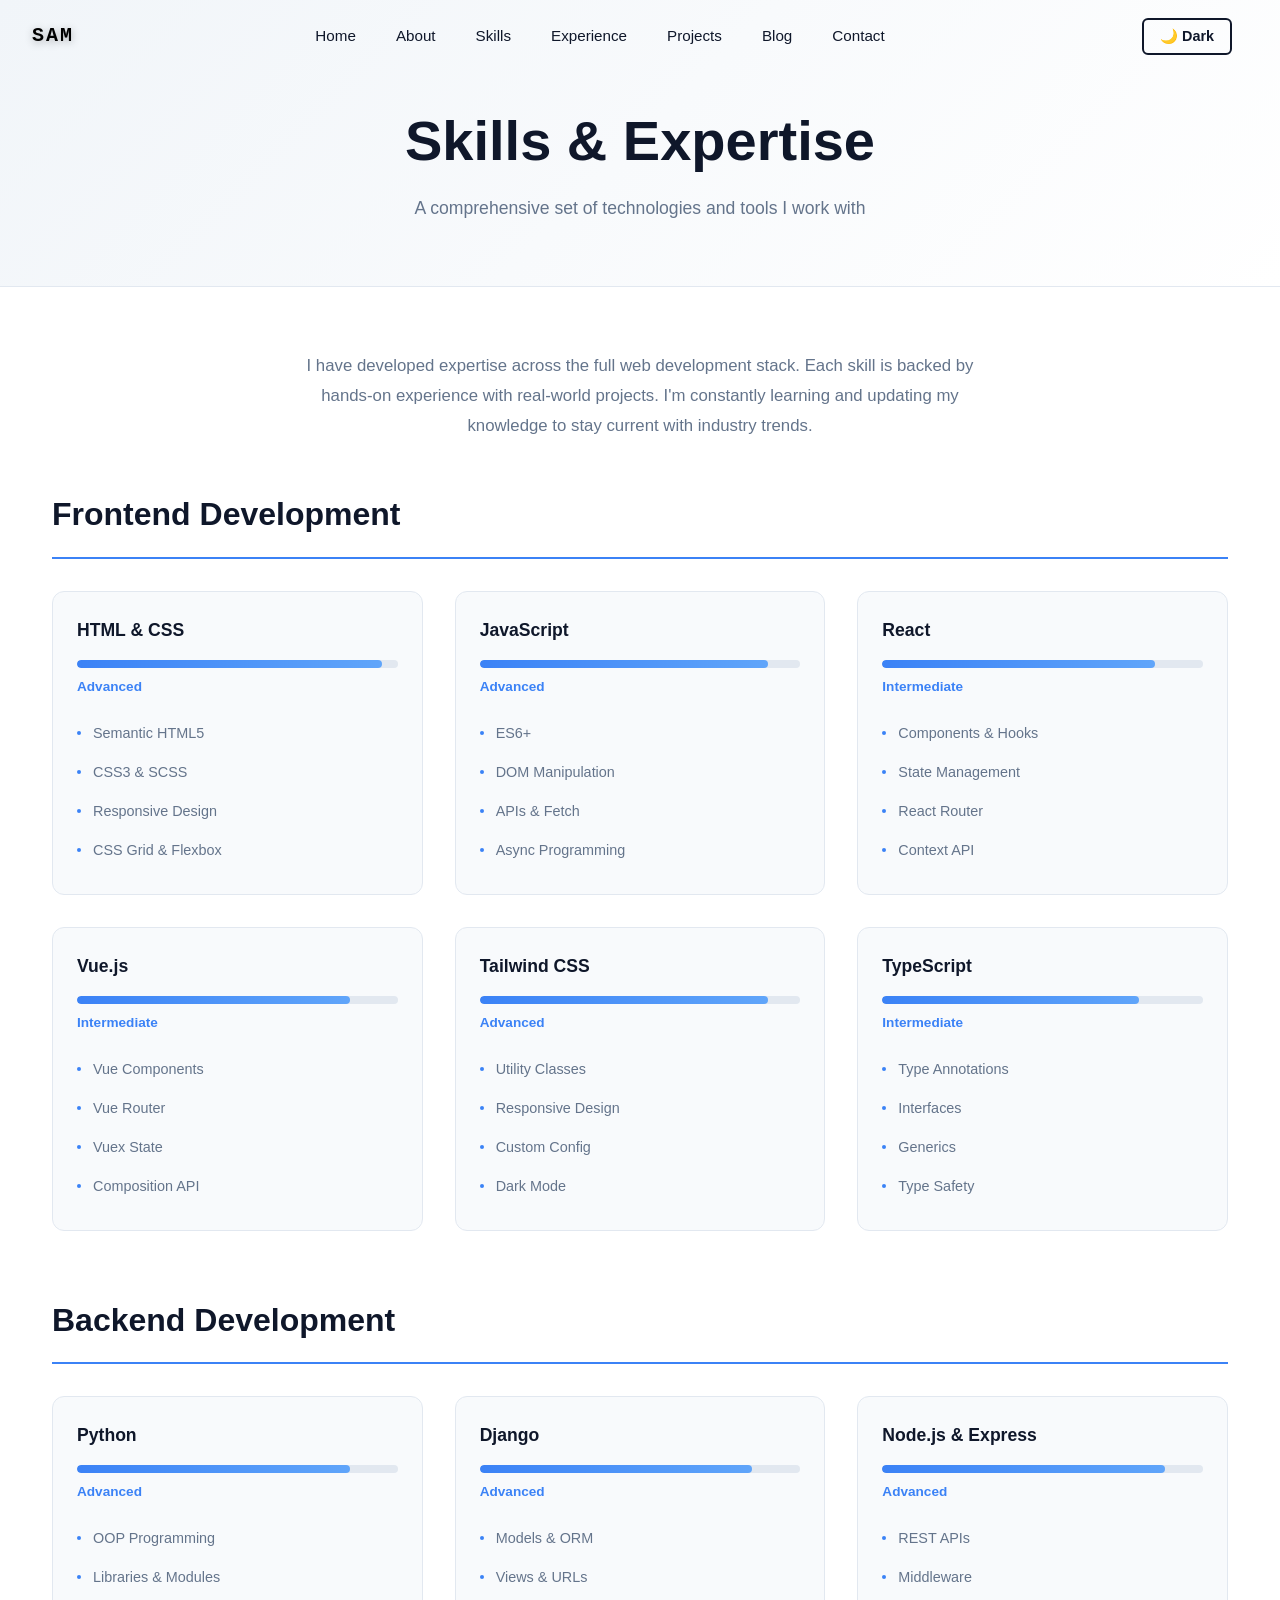
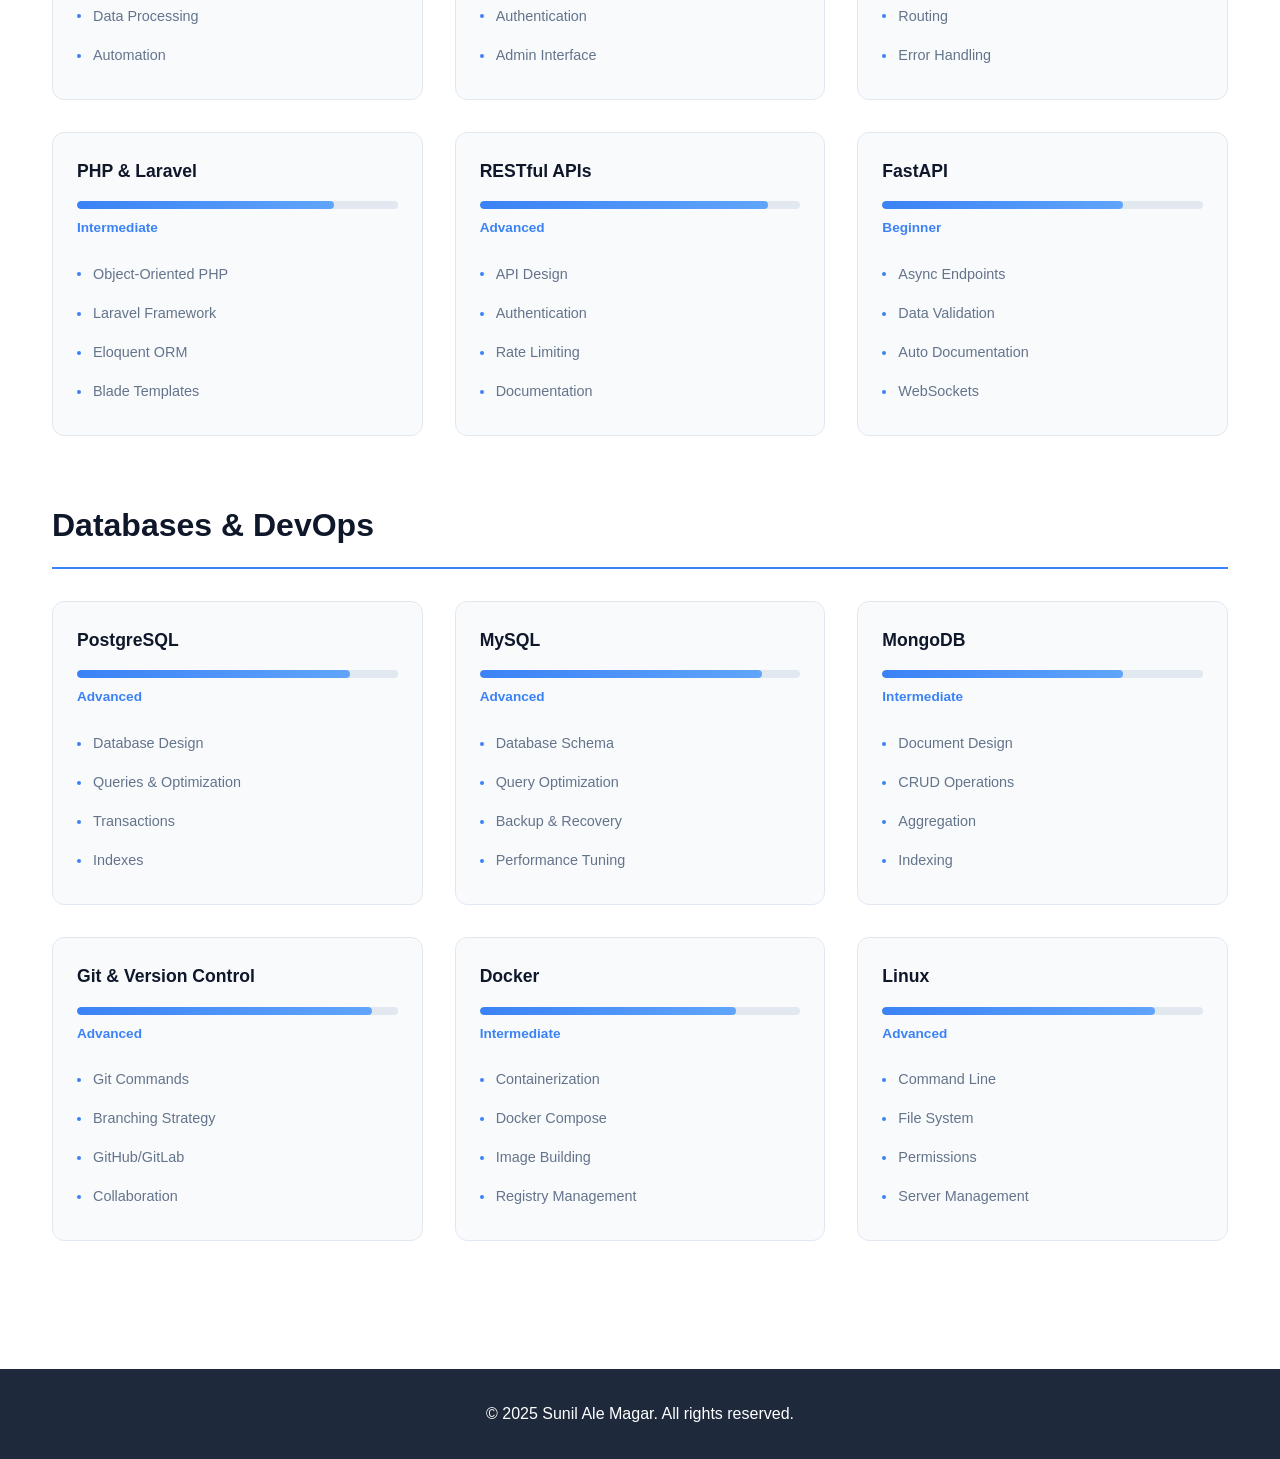
<file: skills.html>
<!DOCTYPE html>
<html lang="en">
<head>
    <script src="css/theme-init.js"></script>
    <meta charset="UTF-8">
    <meta name="viewport" content="width=device-width, initial-scale=1.0">
    <title>Skills & Expertise - Sunil Ale Magar</title>
    <link rel="stylesheet" href="css/variables.css">
    <link rel="stylesheet" href="css/base.css">
    <link rel="stylesheet" href="css/navigation.css">
    <link rel="stylesheet" href="css/hero.css">
    <link rel="stylesheet" href="css/buttons.css">
    <link rel="stylesheet" href="css/about.css">
    <link rel="stylesheet" href="css/skills.css">
    <link rel="stylesheet" href="css/experience.css">
    <link rel="stylesheet" href="css/projects.css">
    <link rel="stylesheet" href="css/contact.css">
    <link rel="stylesheet" href="css/footer.css">
    <link rel="stylesheet" href="css/cta.css">
    <link rel="stylesheet" href="css/pages.css">
    <link rel="stylesheet" href="css/animations.css">
    <link rel="stylesheet" href="css/responsive.css">
    <link rel="stylesheet" href="css/theme-bw.css">
    <link rel="stylesheet" href="css/theme-toggle.css">
</head>
<body>
    <!-- Navigation -->
    <nav class="navbar">
        <div class="nav-container">
            <a href="index.html" class="logo">
                <span class="logo-text">SAM</span>
            </a>
            <div class="nav-menu">
                <a href="index.html" class="nav-link">Home</a>
                <a href="about.html" class="nav-link">About</a>
                <a href="skills.html" class="nav-link active">Skills</a>
                <a href="experience.html" class="nav-link">Experience</a>
                <a href="projects.html" class="nav-link">Projects</a>
                <a href="blog.html" class="nav-link">Blog</a>
                <a href="contact.html" class="nav-link">Contact</a>
            </div>
            <button class="theme-toggle" id="theme-toggle">🌙 Dark</button>
            <button class="hamburger" id="hamburger">
                <span></span>
                <span></span>
                <span></span>
            </button>
        </div>
    </nav>

    <main class="flex-1">
        <!-- Page Hero -->
        <section class="page-hero">
            <div class="container">
                <h1>Skills & Expertise</h1>
                <p>A comprehensive set of technologies and tools I work with</p>
            </div>
        </section>

        <!-- Skills Content -->
        <section class="skills-full">
            <div class="container">
                <div class="skills-intro" data-animate>
                    <p>
                        I have developed expertise across the full web development stack. Each skill is backed by 
                        hands-on experience with real-world projects. I'm constantly learning and updating my knowledge 
                        to stay current with industry trends.
                    </p>
                </div>

                <!-- Frontend Skills -->
                <div class="skill-section" data-animate>
                    <h2>Frontend Development</h2>
                    <div class="skill-details-grid">
                        <div class="skill-detail-card">
                            <h3>HTML & CSS</h3>
                            <div class="skill-bar">
                                <div class="skill-progress" style="width: 95%"></div>
                            </div>
                            <p class="skill-level">Advanced</p>
                            <ul>
                                <li>Semantic HTML5</li>
                                <li>CSS3 & SCSS</li>
                                <li>Responsive Design</li>
                                <li>CSS Grid & Flexbox</li>
                            </ul>
                        </div>
                        <div class="skill-detail-card">
                            <h3>JavaScript</h3>
                            <div class="skill-bar">
                                <div class="skill-progress" style="width: 90%"></div>
                            </div>
                            <p class="skill-level">Advanced</p>
                            <ul>
                                <li>ES6+</li>
                                <li>DOM Manipulation</li>
                                <li>APIs & Fetch</li>
                                <li>Async Programming</li>
                            </ul>
                        </div>
                        <div class="skill-detail-card">
                            <h3>React</h3>
                            <div class="skill-bar">
                                <div class="skill-progress" style="width: 85%"></div>
                            </div>
                            <p class="skill-level">Intermediate</p>
                            <ul>
                                <li>Components & Hooks</li>
                                <li>State Management</li>
                                <li>React Router</li>
                                <li>Context API</li>
                            </ul>
                        </div>
                        <div class="skill-detail-card">
                            <h3>Vue.js</h3>
                            <div class="skill-bar">
                                <div class="skill-progress" style="width: 85%"></div>
                            </div>
                            <p class="skill-level">Intermediate</p>
                            <ul>
                                <li>Vue Components</li>
                                <li>Vue Router</li>
                                <li>Vuex State</li>
                                <li>Composition API</li>
                            </ul>
                        </div>
                        <div class="skill-detail-card">
                            <h3>Tailwind CSS</h3>
                            <div class="skill-bar">
                                <div class="skill-progress" style="width: 90%"></div>
                            </div>
                            <p class="skill-level">Advanced</p>
                            <ul>
                                <li>Utility Classes</li>
                                <li>Responsive Design</li>
                                <li>Custom Config</li>
                                <li>Dark Mode</li>
                            </ul>
                        </div>
                        <div class="skill-detail-card">
                            <h3>TypeScript</h3>
                            <div class="skill-bar">
                                <div class="skill-progress" style="width: 80%"></div>
                            </div>
                            <p class="skill-level">Intermediate</p>
                            <ul>
                                <li>Type Annotations</li>
                                <li>Interfaces</li>
                                <li>Generics</li>
                                <li>Type Safety</li>
                            </ul>
                        </div>
                    </div>
                </div>

                <!-- Backend Skills -->
                <div class="skill-section" data-animate>
                    <h2>Backend Development</h2>
                    <div class="skill-details-grid">
                        <div class="skill-detail-card">
                            <h3>Python</h3>
                            <div class="skill-bar">
                                <div class="skill-progress" style="width: 85%"></div>
                            </div>
                            <p class="skill-level">Advanced</p>
                            <ul>
                                <li>OOP Programming</li>
                                <li>Libraries & Modules</li>
                                <li>Data Processing</li>
                                <li>Automation</li>
                            </ul>
                        </div>
                        <div class="skill-detail-card">
                            <h3>Django</h3>
                            <div class="skill-bar">
                                <div class="skill-progress" style="width: 85%"></div>
                            </div>
                            <p class="skill-level">Advanced</p>
                            <ul>
                                <li>Models & ORM</li>
                                <li>Views & URLs</li>
                                <li>Authentication</li>
                                <li>Admin Interface</li>
                            </ul>
                        </div>
                        <div class="skill-detail-card">
                            <h3>Node.js & Express</h3>
                            <div class="skill-bar">
                                <div class="skill-progress" style="width: 88%"></div>
                            </div>
                            <p class="skill-level">Advanced</p>
                            <ul>
                                <li>REST APIs</li>
                                <li>Middleware</li>
                                <li>Routing</li>
                                <li>Error Handling</li>
                            </ul>
                        </div>
                        <div class="skill-detail-card">
                            <h3>PHP & Laravel</h3>
                            <div class="skill-bar">
                                <div class="skill-progress" style="width: 80%"></div>
                            </div>
                            <p class="skill-level">Intermediate</p>
                            <ul>
                                <li>Object-Oriented PHP</li>
                                <li>Laravel Framework</li>
                                <li>Eloquent ORM</li>
                                <li>Blade Templates</li>
                            </ul>
                        </div>
                        <div class="skill-detail-card">
                            <h3>RESTful APIs</h3>
                            <div class="skill-bar">
                                <div class="skill-progress" style="width: 90%"></div>
                            </div>
                            <p class="skill-level">Advanced</p>
                            <ul>
                                <li>API Design</li>
                                <li>Authentication</li>
                                <li>Rate Limiting</li>
                                <li>Documentation</li>
                            </ul>
                        </div>
                        <div class="skill-detail-card">
                            <h3>FastAPI</h3>
                            <div class="skill-bar">
                                <div class="skill-progress" style="width: 75%"></div>
                            </div>
                            <p class="skill-level">Beginner</p>
                            <ul>
                                <li>Async Endpoints</li>
                                <li>Data Validation</li>
                                <li>Auto Documentation</li>
                                <li>WebSockets</li>
                            </ul>
                        </div>
                    </div>
                </div>

                <!-- Database & Tools -->
                <div class="skill-section" data-animate>
                    <h2>Databases & DevOps</h2>
                    <div class="skill-details-grid">
                        <div class="skill-detail-card">
                            <h3>PostgreSQL</h3>
                            <div class="skill-bar">
                                <div class="skill-progress" style="width: 85%"></div>
                            </div>
                            <p class="skill-level">Advanced</p>
                            <ul>
                                <li>Database Design</li>
                                <li>Queries & Optimization</li>
                                <li>Transactions</li>
                                <li>Indexes</li>
                            </ul>
                        </div>
                        <div class="skill-detail-card">
                            <h3>MySQL</h3>
                            <div class="skill-bar">
                                <div class="skill-progress" style="width: 88%"></div>
                            </div>
                            <p class="skill-level">Advanced</p>
                            <ul>
                                <li>Database Schema</li>
                                <li>Query Optimization</li>
                                <li>Backup & Recovery</li>
                                <li>Performance Tuning</li>
                            </ul>
                        </div>
                        <div class="skill-detail-card">
                            <h3>MongoDB</h3>
                            <div class="skill-bar">
                                <div class="skill-progress" style="width: 75%"></div>
                            </div>
                            <p class="skill-level">Intermediate</p>
                            <ul>
                                <li>Document Design</li>
                                <li>CRUD Operations</li>
                                <li>Aggregation</li>
                                <li>Indexing</li>
                            </ul>
                        </div>
                        <div class="skill-detail-card">
                            <h3>Git & Version Control</h3>
                            <div class="skill-bar">
                                <div class="skill-progress" style="width: 92%"></div>
                            </div>
                            <p class="skill-level">Advanced</p>
                            <ul>
                                <li>Git Commands</li>
                                <li>Branching Strategy</li>
                                <li>GitHub/GitLab</li>
                                <li>Collaboration</li>
                            </ul>
                        </div>
                        <div class="skill-detail-card">
                            <h3>Docker</h3>
                            <div class="skill-bar">
                                <div class="skill-progress" style="width: 80%"></div>
                            </div>
                            <p class="skill-level">Intermediate</p>
                            <ul>
                                <li>Containerization</li>
                                <li>Docker Compose</li>
                                <li>Image Building</li>
                                <li>Registry Management</li>
                            </ul>
                        </div>
                        <div class="skill-detail-card">
                            <h3>Linux</h3>
                            <div class="skill-bar">
                                <div class="skill-progress" style="width: 85%"></div>
                            </div>
                            <p class="skill-level">Advanced</p>
                            <ul>
                                <li>Command Line</li>
                                <li>File System</li>
                                <li>Permissions</li>
                                <li>Server Management</li>
                            </ul>
                        </div>
                    </div>
                </div>
            </div>
        </section>
    </main>

    <!-- Footer -->
    <footer class="footer">
        <div class="container">
            <p>&copy; 2025 Sunil Ale Magar. All rights reserved.</p>
        </div>
    </footer>

    <script src="script.js"></script>
    <script src="css/theme-switcher.js"></script>
</body>
</html>
</file>
<file: css/variables.css>
:root {
    --primary: #3b82f6;
    --primary-dark: #2563eb;
    --secondary: #1e293b;
    --accent: #f1f5f9;
    --text: #0f172a;
    --text-muted: #64748b;
    --border: #e2e8f0;
    --bg: #ffffff;
    --bg-light: #f8fafc;
    --shadow: 0 1px 3px rgba(0, 0, 0, 0.1);
    --shadow-md: 0 4px 12px rgba(0, 0, 0, 0.08);
    --shadow-lg: 0 10px 25px rgba(0, 0, 0, 0.1);
}
</file>
<file: css/base.css>
* {
    margin: 0;
    padding: 0;
    box-sizing: border-box;
}

html {
    scroll-behavior: smooth;
}

body {
    font-family: -apple-system, BlinkMacSystemFont, 'Segoe UI', 'Helvetica Neue', sans-serif;
    color: var(--text);
    line-height: 1.6;
    background-color: var(--bg);
    overflow-x: hidden;
}

.container {
    max-width: 1280px;
    margin: 0 auto;
    padding: 0 20px;
}
</file>
<file: css/navigation.css>
/* Navigation */
.navbar {
    position: fixed;
    top: 0;
    width: 100%;
    z-index: 50;
    transition: all 0.3s ease;
    background-color: transparent;
}

.navbar.scrolled {
    background-color: var(--bg);
    box-shadow: var(--shadow-md);
}

.nav-container {
    display: flex;
    justify-content: space-between;
    align-items: center;
    padding: 1rem 2rem;
    max-width: 1280px;
    margin: 0 auto;
}

.logo {
    display: flex;
    align-items: center;
    gap: 0.5rem;
    text-decoration: none;
}

.logo-text {
    font-size: 1.25rem;
    font-weight: 800;
    letter-spacing: 2px;
    color: black;
    font-family: 'Courier New', monospace;
    text-shadow: 0 2px 8px rgba(0, 0, 0, 0.3);
    transition: all 0.3s ease;
}

.nav-menu {
    display: flex;
    gap: 0.5rem;
    list-style: none;
}

.nav-link {
    text-decoration: none;
    color: var(--text);
    font-weight: 500;
    padding: 0.5rem 1rem;
    border-radius: 0.375rem;
    transition: all 0.3s ease;
    position: relative;
    font-size: 0.95rem;
}

.nav-link:hover,
.nav-link.active {
    color: var(--primary);
}

.nav-link.active::after {
    content: '';
    position: absolute;
    bottom: 0;
    left: 0;
    right: 0;
    height: 2px;
    background-color: var(--primary);
    border-radius: 2px;
}

.hamburger {
    display: none;
    flex-direction: column;
    cursor: pointer;
    background: none;
    border: none;
    width: 28px;
    height: 24px;
    gap: 4px;
    padding: 0;
}

.hamburger span {
    width: 100%;
    height: 3px;
    background-color: var(--text);
    border-radius: 2px;
    transition: all 0.3s ease;
}

.hamburger.active span:nth-child(1) {
    transform: rotate(45deg) translate(10px, 10px);
}

.hamburger.active span:nth-child(2) {
    opacity: 0;
}

.hamburger.active span:nth-child(3) {
    transform: rotate(-45deg) translate(7px, -7px);
}

/* Theme Toggle Button */
.theme-toggle {
    background: none;
    border: 2px solid var(--text);
    color: var(--text);
    padding: 0.5rem 1rem;
    border-radius: 0.375rem;
    cursor: pointer;
    font-weight: 600;
    font-size: 0.9rem;
    transition: all 0.3s ease;
    display: flex;
    align-items: center;
    gap: 0.5rem;
    white-space: nowrap;
    margin-left: auto;
    margin-right: 1rem;
}

.theme-toggle:hover {
    background-color: var(--accent);
    transform: scale(1.05);
}

.theme-toggle:active {
    transform: scale(0.98);
}

/* Hero Section */
</file>
<file: css/hero.css>
.hero {
    position: relative;
    min-height: 100vh;
    display: flex;
    align-items: center;
    justify-content: center;
    overflow: hidden;
    padding: 8rem 2rem 4rem;
    background: linear-gradient(135deg, rgba(59, 130, 246, 0.05) 0%, rgba(59, 130, 246, 0.02) 100%);
}

.hero-background {
    position: absolute;
    inset: 0;
    background: linear-gradient(to bottom right, var(--primary) 0%, var(--bg) 100%);
}

.gradient-blob {
    position: absolute;
    width: 400px;
    height: 400px;
    background: rgba(59, 130, 246, 0.1);
    border-radius: 50%;
    filter: blur(80px);
    animation: float 8s ease-in-out infinite;
}

.gradient-blob.delay {
    animation-delay: -4s;
}

@keyframes float {
    0%, 100% { transform: translateY(0) translateX(0); }
    50% { transform: translateY(-30px) translateX(20px); }
}

.hero::before {
    content: '';
    position: absolute;
    inset: 0;
    background: linear-gradient(135deg, transparent 0%, var(--bg-light) 100%);
}

.hero-content {
    position: relative;
    z-index: 10;
    text-align: center;
    max-width: 800px;
}

.badge {
    display: inline-block;
    padding: 0.5rem 1rem;
    background-color: rgba(59, 130, 246, 0.15);
    color: var(--primary);
    border: 1px solid var(--primary);
    border-radius: 2rem;
    font-size: 0.9rem;
    font-weight: 500;
    margin-bottom: 1.5rem;
}

.hero-title h1 {
    font-size: clamp(2.5rem, 8vw, 4.5rem);
    font-weight: 800;
    margin-bottom: 1rem;
    color: var(--text);
    line-height: 1.2;
    text-shadow: 0 4px 12px rgba(59, 130, 246, 0.15);
}

.hero-subtitle {
    font-size: 1.25rem;
    color: var(--text);
    margin-bottom: 1rem;
    font-weight: 500;
}

.hero-description {
    font-size: 1.1rem;
    color: var(--text);
    max-width: 600px;
    margin: 0 auto 2.5rem;
    line-height: 1.8;
    opacity: 0.9;
}

.hero-buttons {
    display: flex;
    gap: 1rem;
    justify-content: center;
    flex-wrap: wrap;
    margin-bottom: 2rem;
}

.social-links {
    display: flex;
    gap: 1rem;
    justify-content: center;
}

.social-icon {
    display: flex;
    align-items: center;
    justify-content: center;
    width: 48px;
    height: 48px;
    border-radius: 50%;
    background-color: var(--accent);
    color: var(--text);
    transition: all 0.3s ease;
}

.social-icon:hover {
    background-color: var(--primary);
    color: var(--bg);
    transform: translateY(-4px);
}

.social-icon svg {
    stroke: currentColor;
    stroke-width: 2;
    stroke-linecap: round;
    stroke-linejoin: round;
}

/* Buttons */
</file>
<file: css/buttons.css>
.btn {
    display: inline-flex;
    align-items: center;
    gap: 0.5rem;
    padding: 0.75rem 1.5rem;
    border-radius: 0.5rem;
    text-decoration: none;
    font-weight: 600;
    transition: all 0.3s ease;
    cursor: pointer;
    border: none;
    font-size: 1rem;
}

.btn svg {
    width: 20px;
    height: 20px;
    stroke: currentColor;
    stroke-width: 2;
    stroke-linecap: round;
    stroke-linejoin: round;
}

.btn-primary {
    background-color: var(--primary);
    color: var(--bg);
}

.btn-primary:hover {
    background-color: var(--primary-dark);
    transform: translateY(-2px);
    box-shadow: var(--shadow-lg);
}

.btn-secondary {
    background-color: transparent;
    color: var(--text);
    border: 2px solid var(--primary);
}

.btn-secondary:hover {
    background-color: var(--primary);
    color: var(--bg);
}

/* About Section */
</file>
<file: css/about.css>
.about {
    padding: 6rem 2rem;
    background: linear-gradient(to bottom, var(--bg-light), var(--bg));
}

.about-grid {
    display: grid;
    grid-template-columns: 1fr 1fr;
    gap: 4rem;
    align-items: center;
}

.about-text {
    space-y: 1.5rem;
}

.about-intro,
.about-content,
.about-cta {
    font-size: 1.05rem;
    color: var(--text-muted);
    margin-bottom: 1.5rem;
    line-height: 1.8;
}

.about-cta {
    font-style: italic;
}

/* Section Header */
.section-header {
    text-align: center;
    margin-bottom: 3rem;
}

.section-header h2 {
    font-size: clamp(2rem, 6vw, 3.5rem);
    font-weight: 800;
    color: var(--text);
    margin-bottom: 1rem;
}

.section-header p {
    font-size: 1.1rem;
    color: var(--text-muted);
    max-width: 600px;
    margin: 0 auto;
}

/* Value Cards */
.value-cards {
    display: grid;
    grid-template-columns: repeat(3, 1fr);
    gap: 1.5rem;
}

.value-card {
    display: flex;
    flex-direction: column;
    align-items: center;
    text-align: center;
    padding: 2rem;
    background: var(--bg-light);
    border: 1px solid var(--border);
    border-radius: 0.75rem;
    transition: all 0.3s ease;
}

.value-card:hover {
    transform: translateY(-5px);
    box-shadow: var(--shadow-lg);
}

.value-icon {
    width: 48px;
    height: 48px;
    background: rgba(59, 130, 246, 0.1);
    border-radius: 0.5rem;
    display: flex;
    align-items: center;
    justify-content: center;
    margin-bottom: 1rem;
}

.value-icon svg {
    width: 24px;
    height: 24px;
    color: var(--primary);
    stroke: currentColor;
    stroke-width: 2;
    stroke-linecap: round;
    stroke-linejoin: round;
}

.value-card h3 {
    font-size: 1.25rem;
    font-weight: 700;
    color: var(--text);
    margin-bottom: 0.75rem;
}

.value-card p {
    color: var(--text-muted);
    line-height: 1.6;
    font-size: 0.95rem;
}

/* Skills Section */
</file>
<file: css/skills.css>
.skills {
    padding: 6rem 2rem;
    background: var(--accent);
}

.skills-grid {
    display: grid;
    grid-template-columns: repeat(auto-fit, minmax(280px, 1fr));
    gap: 2rem;
}

.skill-card {
    background: var(--bg);
    border: 1px solid var(--border);
    border-radius: 0.75rem;
    padding: 2rem;
    transition: all 0.3s ease;
}

.skill-card:hover {
    box-shadow: var(--shadow-lg);
    border-color: var(--primary);
}

.skill-icon {
    width: 48px;
    height: 48px;
    background: rgba(59, 130, 246, 0.1);
    border-radius: 0.5rem;
    display: flex;
    align-items: center;
    justify-content: center;
    margin-bottom: 1rem;
}

.skill-icon svg {
    width: 24px;
    height: 24px;
    color: var(--primary);
    stroke: currentColor;
    stroke-width: 2;
    stroke-linecap: round;
    stroke-linejoin: round;
}

.skill-card h3 {
    font-size: 1.25rem;
    font-weight: 700;
    margin-bottom: 1rem;
    color: var(--text);
}

.skill-card ul {
    list-style: none;
}

.skill-card li {
    padding: 0.5rem 0;
    color: var(--text-muted);
    font-size: 0.95rem;
    display: flex;
    align-items: center;
}

.skill-card li::before {
    content: '';
    width: 6px;
    height: 6px;
    border-radius: 50%;
    background-color: var(--primary);
    margin-right: 0.75rem;
}

/* Experience Section */
</file>
<file: css/experience.css>
.experience {
    padding: 6rem 2rem;
    background: var(--bg);
}

.timeline {
    position: relative;
    padding: 2rem 0;
}

.timeline::before {
    content: '';
    position: absolute;
    left: 50%;
    transform: translateX(-50%);
    width: 2px;
    height: 100%;
    background: var(--border);
}

.timeline-item {
    margin-bottom: 3rem;
    display: grid;
    grid-template-columns: 1fr auto 1fr;
    gap: 2rem;
    align-items: center;
}

.timeline-item:nth-child(even) .timeline-content {
    grid-column: 3;
    text-align: left;
}

.timeline-item:nth-child(odd) .timeline-content {
    grid-column: 1;
    text-align: right;
}

.timeline-marker {
    width: 16px;
    height: 16px;
    background: var(--primary);
    border: 4px solid var(--bg);
    border-radius: 50%;
    grid-column: 2;
    position: relative;
    z-index: 10;
}

.timeline-content {
    background: var(--bg-light);
    border: 1px solid var(--border);
    padding: 1.5rem;
    border-radius: 0.75rem;
    transition: all 0.3s ease;
}

.timeline-content:hover {
    box-shadow: var(--shadow-lg);
}

.timeline-content h3 {
    font-size: 1.25rem;
    font-weight: 700;
    color: var(--text);
    margin-bottom: 0.5rem;
}

.timeline-content .company {
    color: var(--primary);
    font-weight: 600;
    margin-bottom: 0.25rem;
}

.timeline-content .date {
    color: var(--text-muted);
    font-size: 0.9rem;
    margin-bottom: 1rem;
}

.timeline-content .description {
    color: var(--text-muted);
    margin-bottom: 1rem;
}

.tech-tags {
    display: flex;
    gap: 0.5rem;
    flex-wrap: wrap;
}

.tech-tags span {
    background: var(--accent);
    color: var(--text);
    padding: 0.35rem 0.75rem;
    border-radius: 0.375rem;
    font-size: 0.85rem;
    font-weight: 500;
}

/* Projects Section */
</file>
<file: css/projects.css>
.projects {
    padding: 6rem 2rem;
    background: var(--accent);
}

.projects-grid {
    display: grid;
    grid-template-columns: repeat(auto-fit, minmax(320px, 1fr));
    gap: 2rem;
}

.project-card {
    background: var(--bg);
    border: 1px solid var(--border);
    border-radius: 0.75rem;
    padding: 2rem;
    transition: all 0.3s ease;
}

.project-card:hover {
    transform: translateY(-5px);
    box-shadow: var(--shadow-lg);
    border-color: var(--primary);
}

.project-header {
    font-size: 1.25rem;
    font-weight: 700;
    color: var(--text);
    margin-bottom: 1rem;
    padding-bottom: 1rem;
    border-bottom: 2px solid var(--primary);
}

.project-card p {
    color: var(--text-muted);
    margin-bottom: 1.5rem;
    line-height: 1.6;
    font-size: 0.95rem;
}

.project-tags {
    display: flex;
    gap: 0.5rem;
    flex-wrap: wrap;
}

.project-tags span {
    background-color: var(--primary);
    color: var(--bg);
    padding: 0.35rem 0.75rem;
    border-radius: 0.375rem;
    font-size: 0.85rem;
    font-weight: 500;
}

/* Contact Section */
</file>
<file: css/contact.css>
.contact {
    padding: 6rem 2rem;
    background: linear-gradient(135deg, var(--accent) 0%, var(--bg) 100%);
}

.contact-content {
    display: grid;
    grid-template-columns: 1fr 1fr;
    gap: 4rem;
    margin-top: 3rem;
}

.contact-info {
    display: grid;
    grid-template-columns: repeat(auto-fit, minmax(200px, 1fr));
    gap: 2rem;
}

.info-item h4 {
    color: var(--text);
    font-weight: 700;
    margin-bottom: 0.5rem;
}

.info-item a {
    color: var(--primary);
    text-decoration: none;
    font-weight: 600;
    transition: color 0.3s ease;
}

.info-item a:hover {
    color: var(--primary-dark);
}

.info-item p {
    color: var(--text-muted);
}

.contact-form {
    background: var(--bg);
    padding: 2rem;
    border-radius: 0.75rem;
    border: 1px solid var(--border);
    box-shadow: var(--shadow);
}

.form-group {
    margin-bottom: 1.5rem;
}

.form-group input,
.form-group textarea {
    width: 100%;
    padding: 0.75rem;
    border: 1px solid var(--border);
    border-radius: 0.5rem;
    font-family: inherit;
    font-size: 1rem;
    transition: all 0.3s ease;
    background-color: var(--bg-light);
    color: var(--text);
}

.form-group input::placeholder,
.form-group textarea::placeholder {
    color: var(--text-muted);
}

.form-group input:focus,
.form-group textarea:focus {
    outline: none;
    border-color: var(--primary);
    background-color: var(--bg);
    box-shadow: 0 0 0 3px rgba(59, 130, 246, 0.1);
}

.contact-form .btn {
    width: 100%;
    justify-content: center;
}

/* Page Hero Section */
</file>
<file: css/footer.css>
.footer {
    background-color: var(--secondary);
    color: var(--bg);
    text-align: center;
    padding: 2rem;
}

/* Animations */
</file>
<file: css/cta.css>
.cta-section {
    text-align: center;
    margin-top: 4rem;
    padding: 3rem 2rem;
    background: linear-gradient(135deg, var(--accent) 0%, var(--bg-light) 100%);
    border-radius: 0.75rem;
    border: 1px solid var(--border);
}

.cta-section h2 {
    font-size: 2rem;
    font-weight: 700;
    color: var(--text);
    margin-bottom: 1rem;
}

.cta-section p {
    font-size: 1.05rem;
    color: var(--text-muted);
    margin-bottom: 1.5rem;
}

/* Footer */
</file>
<file: css/pages.css>
.page-hero {
    padding: 6rem 2rem 4rem;
    background: linear-gradient(135deg, var(--accent) 0%, var(--bg) 100%);
    text-align: center;
    border-bottom: 1px solid var(--border);
}

.page-hero h1 {
    font-size: clamp(2rem, 6vw, 3.5rem);
    font-weight: 800;
    color: var(--text);
    margin-bottom: 0.5rem;
}

.page-hero p {
    font-size: 1.1rem;
    color: var(--text-muted);
}

/* About Full Page */
.about-full {
    padding: 4rem 2rem;
}

.about-content {
    display: grid;
    grid-template-columns: 1fr 1fr;
    gap: 4rem;
    margin-bottom: 4rem;
}

.about-text h2,
.about-values h2 {
    font-size: 2rem;
    margin-bottom: 1.5rem;
    color: var(--text);
}

.about-text p {
    color: var(--text-muted);
    margin-bottom: 1.5rem;
    line-height: 1.8;
}

.value-list {
    display: grid;
    gap: 1.5rem;
}

.value-item {
    display: grid;
    grid-template-columns: auto 1fr;
    gap: 1.5rem;
    align-items: start;
}

.value-icon {
    width: 48px;
    height: 48px;
    background: rgba(59, 130, 246, 0.1);
    border-radius: 0.5rem;
    display: flex;
    align-items: center;
    justify-content: center;
    flex-shrink: 0;
}

.value-icon svg {
    width: 24px;
    height: 24px;
    color: var(--primary);
    stroke: currentColor;
    stroke-width: 2;
}

.value-item h3 {
    font-size: 1.1rem;
    font-weight: 700;
    color: var(--text);
    margin-bottom: 0.5rem;
}

.value-item p {
    color: var(--text-muted);
    font-size: 0.95rem;
}

.milestones {
    text-align: center;
    margin-bottom: 4rem;
}

.milestones h2 {
    font-size: 2rem;
    margin-bottom: 2rem;
    color: var(--text);
}

.milestones-grid {
    display: grid;
    grid-template-columns: repeat(auto-fit, minmax(200px, 1fr));
    gap: 2rem;
}

.milestone {
    padding: 2rem;
    background: var(--accent);
    border-radius: 0.75rem;
    border: 1px solid var(--border);
}

.milestone-number {
    font-size: 2.5rem;
    font-weight: 800;
    color: var(--primary);
    margin-bottom: 0.5rem;
}

.milestone p {
    color: var(--text-muted);
    font-size: 0.95rem;
}

/* Skills Full Page */
.skills-full {
    padding: 4rem 2rem;
}

.skills-intro {
    text-align: center;
    max-width: 700px;
    margin: 0 auto 3rem;
    font-size: 1.05rem;
    color: var(--text-muted);
    line-height: 1.8;
}

.skill-section {
    margin-bottom: 4rem;
}

.skill-section h2 {
    font-size: 2rem;
    margin-bottom: 2rem;
    color: var(--text);
    padding-bottom: 1rem;
    border-bottom: 2px solid var(--primary);
}

.skill-details-grid {
    display: grid;
    grid-template-columns: repeat(auto-fit, minmax(300px, 1fr));
    gap: 2rem;
}

.skill-detail-card {
    background: var(--bg-light);
    border: 1px solid var(--border);
    border-radius: 0.75rem;
    padding: 1.5rem;
    transition: all 0.3s ease;
}

.skill-detail-card:hover {
    box-shadow: var(--shadow-lg);
    border-color: var(--primary);
}

.skill-detail-card h3 {
    font-size: 1.1rem;
    font-weight: 700;
    color: var(--text);
    margin-bottom: 1rem;
}

.skill-bar {
    width: 100%;
    height: 8px;
    background: var(--border);
    border-radius: 4px;
    overflow: hidden;
    margin-bottom: 0.5rem;
}

.skill-progress {
    height: 100%;
    background: linear-gradient(90deg, var(--primary) 0%, #60a5fa 100%);
    border-radius: 4px;
    transition: width 0.3s ease;
}

.skill-level {
    font-size: 0.85rem;
    color: var(--primary);
    font-weight: 600;
    margin-bottom: 1rem;
}

.skill-detail-card ul {
    list-style: none;
}

.skill-detail-card li {
    padding: 0.5rem 0;
    color: var(--text-muted);
    font-size: 0.9rem;
    display: flex;
    align-items: center;
}

.skill-detail-card li::before {
    content: '';
    width: 4px;
    height: 4px;
    border-radius: 50%;
    background: var(--primary);
    margin-right: 0.75rem;
}

/* Experience Full Page */
.experience-full {
    padding: 4rem 2rem;
}

.education {
    margin-top: 4rem;
}

.education h2 {
    font-size: 2rem;
    margin-bottom: 2rem;
    color: var(--text);
    padding-bottom: 1rem;
    border-bottom: 2px solid var(--primary);
}

.education-grid {
    display: grid;
    grid-template-columns: repeat(auto-fit, minmax(300px, 1fr));
    gap: 2rem;
}

.education-item {
    background: var(--bg-light);
    border: 1px solid var(--border);
    padding: 2rem;
    border-radius: 0.75rem;
}

.education-item h3 {
    font-size: 1.1rem;
    font-weight: 700;
    color: var(--text);
    margin-bottom: 0.5rem;
}

.education-item .institution {
    color: var(--primary);
    font-weight: 600;
    margin-bottom: 0.25rem;
}

.education-item .year {
    color: var(--text-muted);
    font-size: 0.9rem;
}

/* Projects Full Page */
.projects-full {
    padding: 4rem 2rem;
}

.projects-detailed-grid {
    display: grid;
    gap: 3rem;
    margin-bottom: 4rem;
}

.project-detailed-card {
    display: grid;
    grid-template-columns: 1fr 1fr;
    gap: 2rem;
    align-items: start;
    background: var(--bg-light);
    border: 1px solid var(--border);
    border-radius: 0.75rem;
    overflow: hidden;
}

.project-image {
    height: 100%;
    min-height: 300px;
    background: linear-gradient(135deg, var(--primary) 0%, var(--primary-dark) 100%);
}

.image-placeholder {
    width: 100%;
    height: 100%;
    display: flex;
    align-items: center;
    justify-content: center;
    color: var(--bg);
    font-size: 2rem;
    font-weight: 700;
}

.project-info {
    padding: 2rem;
}

.project-info h3 {
    font-size: 1.5rem;
    font-weight: 700;
    color: var(--text);
    margin-bottom: 0.5rem;
}

.project-type {
    color: var(--primary);
    font-weight: 600;
    font-size: 0.9rem;
    margin-bottom: 1rem;
}

.project-description {
    color: var(--text-muted);
    margin-bottom: 1.5rem;
    line-height: 1.7;
}

.project-features {
    margin-bottom: 1.5rem;
}

.project-features h4 {
    font-weight: 700;
    color: var(--text);
    margin-bottom: 0.75rem;
}

.project-features ul {
    list-style: none;
    padding-left: 1rem;
}

.project-features li {
    color: var(--text-muted);
    padding: 0.35rem 0;
    font-size: 0.95rem;
    display: flex;
    align-items: center;
}

.project-features li::before {
    content: '✓';
    color: var(--primary);
    font-weight: 700;
    margin-right: 0.75rem;
}

/* Blog Page */
.blog-section {
    padding: 4rem 2rem;
}

.blog-grid {
    display: grid;
    grid-template-columns: repeat(auto-fit, minmax(320px, 1fr));
    gap: 2rem;
}

.blog-card {
    background: var(--bg-light);
    border: 1px solid var(--border);
    border-radius: 0.75rem;
    overflow: hidden;
    transition: all 0.3s ease;
    display: flex;
    flex-direction: column;
}

.blog-card:hover {
    box-shadow: var(--shadow-lg);
    border-color: var(--primary);
    transform: translateY(-5px);
}

.blog-header {
    padding: 2rem 1.5rem 1rem;
}

.blog-image {
    width: 100%;
    height: 200px;
    background: linear-gradient(135deg, var(--primary) 0%, var(--primary-dark) 100%);
    border-radius: 0.5rem;
    display: flex;
    align-items: center;
    justify-content: center;
    color: var(--bg);
    font-size: 1.5rem;
    font-weight: 700;
    margin-bottom: 1rem;
}

.blog-meta {
    display: flex;
    gap: 1rem;
    font-size: 0.85rem;
    color: var(--text-muted);
    flex-wrap: wrap;
}

.blog-content {
    padding: 0 1.5rem 1rem;
    flex-grow: 1;
}

.blog-content h3 {
    font-size: 1.2rem;
    font-weight: 700;
    color: var(--text);
    margin-bottom: 0.75rem;
}

.blog-content p {
    color: var(--text-muted);
    margin-bottom: 1rem;
    line-height: 1.6;
    font-size: 0.95rem;
}

.blog-tags {
    display: flex;
    gap: 0.5rem;
    flex-wrap: wrap;
}

.blog-tags span {
    color: var(--primary);
    font-size: 0.85rem;
    font-weight: 600;
}

.blog-link {
    display: inline-block;
    padding: 1rem 1.5rem;
    color: var(--primary);
    text-decoration: none;
    font-weight: 600;
    transition: all 0.3s ease;
}

.blog-link:hover {
    color: var(--primary-dark);
    transform: translateX(5px);
}

/* Contact Full Page */
.contact-full {
    padding: 4rem 2rem;
}

.contact-wrapper {
    display: grid;
    grid-template-columns: 1fr 1fr;
    gap: 4rem;
}

.contact-methods {
    display: grid;
    gap: 2rem;
    margin-top: 2rem;
}

.contact-method {
    display: grid;
    grid-template-columns: auto 1fr;
    gap: 1.5rem;
    align-items: start;
}

.method-icon {
    width: 48px;
    height: 48px;
    background: rgba(59, 130, 246, 0.1);
    border-radius: 0.5rem;
    display: flex;
    align-items: center;
    justify-content: center;
    flex-shrink: 0;
}

.method-icon svg {
    width: 24px;
    height: 24px;
    color: var(--primary);
    stroke: currentColor;
    stroke-width: 2;
}

.contact-method h4 {
    font-weight: 700;
    color: var(--text);
    margin-bottom: 0.25rem;
}

.contact-method a {
    color: var(--primary);
    text-decoration: none;
    transition: color 0.3s ease;
}

.contact-method a:hover {
    color: var(--primary-dark);
}

.contact-method p {
    color: var(--text-muted);
}

.social-methods {
    margin-top: 2rem;
    padding-top: 2rem;
    border-top: 1px solid var(--border);
}

.social-methods h4 {
    font-weight: 700;
    color: var(--text);
    margin-bottom: 1rem;
}

.social-links-full {
    display: grid;
    grid-template-columns: repeat(auto-fit, minmax(120px, 1fr));
    gap: 1rem;
}

.social-link {
    display: flex;
    align-items: center;
    gap: 0.75rem;
    padding: 0.75rem 1rem;
    background: var(--bg-light);
    border: 1px solid var(--border);
    border-radius: 0.5rem;
    color: var(--primary);
    text-decoration: none;
    font-weight: 600;
    transition: all 0.3s ease;
}

.social-link:hover {
    background: var(--primary);
    color: var(--bg);
    border-color: var(--primary);
}

.social-link svg {
    width: 20px;
    height: 20px;
    fill: currentColor;
}

.contact-form-full {
    background: var(--bg);
    border: 1px solid var(--border);
    padding: 2rem;
    border-radius: 0.75rem;
}

.contact-form-full h2 {
    font-size: 1.5rem;
    font-weight: 700;
    color: var(--text);
    margin-bottom: 1.5rem;
}

.contact-form-full .form-group {
    margin-bottom: 1.5rem;
}

.contact-form-full label {
    display: block;
    font-weight: 600;
    color: var(--text);
    margin-bottom: 0.5rem;
}

.contact-form-full input,
.contact-form-full textarea {
    width: 100%;
    padding: 0.75rem;
    border: 1px solid var(--border);
    border-radius: 0.5rem;
    font-family: inherit;
    font-size: 1rem;
    transition: all 0.3s ease;
    background-color: var(--bg-light);
    color: var(--text);
}

.contact-form-full input::placeholder,
.contact-form-full textarea::placeholder {
    color: var(--text-muted);
}

.contact-form-full input:focus,
.contact-form-full textarea:focus {
    outline: none;
    border-color: var(--primary);
    background-color: var(--bg);
    box-shadow: 0 0 0 3px rgba(59, 130, 246, 0.1);
}

/* CTA Section */
</file>
<file: css/animations.css>
@keyframes slideInUp {
    from {
        opacity: 0;
        transform: translateY(40px);
    }
    to {
        opacity: 1;
        transform: translateY(0);
    }
}

[data-animate] {
    animation: slideInUp 0.8s ease forwards;
    opacity: 0;
}

/* Responsive Design */
</file>
<file: css/responsive.css>
@media (max-width: 1024px) {
    .about-grid,
    .contact-content {
        grid-template-columns: 1fr;
    }

    .timeline::before {
        left: 20px;
    }

    .timeline-item {
        grid-template-columns: 0 auto 1fr;
        gap: 1rem;
    }

    .timeline-item .timeline-content,
    .timeline-item:nth-child(odd) .timeline-content,
    .timeline-item:nth-child(even) .timeline-content {
        grid-column: 3;
        text-align: left;
    }
}

@media (max-width: 768px) {
    .nav-menu {
        display: none;
    }

    .hamburger {
        display: flex;
    }

    .theme-toggle {
        padding: 0.4rem 0.8rem;
        font-size: 0.85rem;
        margin-right: 0.5rem;
    }

    .nav-menu.active {
        display: flex;
        position: absolute;
        top: 100%;
        left: 0;
        right: 0;
        flex-direction: column;
        background-color: var(--bg);
        padding: 1rem;
        gap: 0;
        border-bottom: 1px solid var(--border);
    }

    .hero {
        padding: 6rem 2rem 2rem;
    }

    .hero-title h1 {
        font-size: 2rem;
    }

    .hero-buttons {
        flex-direction: column;
    }

    .hero-buttons .btn {
        width: 100%;
    }

    .value-cards {
        grid-template-columns: 1fr;
    }

    .skills-grid {
        grid-template-columns: 1fr;
    }

    .projects-grid {
        grid-template-columns: 1fr;
    }

    .timeline::before {
        left: 15px;
    }

    .contact-info {
        grid-template-columns: 1fr;
    }
}

@media (max-width: 480px) {
    .nav-container {
        padding: 1rem;
    }

    .logo-text {
        font-size: 1rem;
    }

    .hero {
        padding: 5rem 1rem 2rem;
        min-height: auto;
    }

    .hero-title h1 {
        font-size: 1.75rem;
    }

    .hero-subtitle {
        font-size: 1rem;
    }

    .hero-description {
        font-size: 0.95rem;
    }

    .badge {
        font-size: 0.85rem;
    }

    .about,
    .skills,
    .experience,
    .projects,
    .contact {
        padding: 3rem 1rem;
    }

    .section-header h2 {
        font-size: 1.75rem;
    }

    .about-grid {
        gap: 2rem;
    }

    .contact-form {
        padding: 1.5rem;
    }

    .btn {
        padding: 0.65rem 1.25rem;
        font-size: 0.95rem;
    }

    .timeline-item {
        grid-template-columns: 0 auto 1fr;
        gap: 0.5rem;
    }

    .timeline-content {
        padding: 1rem;
    }

    .timeline-content h3 {
        font-size: 1rem;
    }

    .tech-tags {
        justify-content: flex-start;
    }
}

/* Additional Responsive Styles for Multi-Page Layout */
@media (max-width: 1024px) {
    .about-content,
    .contact-wrapper,
    .project-detailed-card {
        grid-template-columns: 1fr;
    }

    .project-image {
        min-height: 200px;
    }
}

@media (max-width: 768px) {
    .page-hero {
        padding: 4rem 2rem 3rem;
    }

    .page-hero h1 {
        font-size: 2rem;
    }

    .skill-details-grid {
        grid-template-columns: 1fr;
    }

    .milestones-grid {
        grid-template-columns: repeat(2, 1fr);
    }

    .blog-grid {
        grid-template-columns: 1fr;
    }

    .education-grid {
        grid-template-columns: 1fr;
    }

    .contact-info {
        grid-template-columns: 1fr;
    }

    .social-links-full {
        grid-template-columns: 1fr;
    }
}

@media (max-width: 480px) {
    .page-hero {
        padding: 3rem 1rem 2rem;
    }

    .page-hero h1 {
        font-size: 1.5rem;
    }

    .page-hero p {
        font-size: 0.95rem;
    }

    .about-full,
    .skills-full,
    .experience-full,
    .projects-full,
    .blog-section,
    .contact-full {
        padding: 2rem 1rem;
    }

    .about-text h2,
    .about-values h2,
    .skill-section h2,
    .education h2,
    .cta-section h2 {
        font-size: 1.3rem;
    }

    .about-content {
        gap: 1.5rem;
    }

    .skill-details-grid {
        grid-template-columns: 1fr;
    }

    .contact-form-full {
        padding: 1.5rem;
    }

    .contact-wrapper {
        gap: 1.5rem;
    }

    .education-grid {
        grid-template-columns: 1fr;
    }

    .project-detailed-card {
        gap: 1rem;
    }

    .project-image {
        min-height: 150px;
    }

    .project-info {
        padding: 1rem;
    }

    .project-info h3 {
        font-size: 1.1rem;
    }

    .blog-grid {
        grid-template-columns: 1fr;
    }

    .blog-content h3 {
        font-size: 1rem;
    }

    .milestones-grid {
        grid-template-columns: 1fr;
    }

    .cta-section {
        padding: 2rem 1rem;
    }

    .contact-methods {
        gap: 1.5rem;
    }

    .social-links-full {
        grid-template-columns: 1fr;
    }

    .method-icon svg,
    .value-icon svg {
        width: 20px;
        height: 20px;
    }
}
</file>
<file: css/theme-bw.css>
/* Black & White Theme - Professional Dark Mode */

/* ===== ROOT VARIABLES - Dark Theme Colors ===== */
html.theme-bw {
    --primary: #ffffff;
    --primary-dark: #e0e0e0;
    --secondary: #2a2a2a;
    --accent: #3a3a3a;
    --text: #ffffff;
    --text-muted: #b0b0b0;
    --border: #444444;
    --bg: #1a1a1a;
    --bg-light: #2a2a2a;
    --shadow: 0 1px 3px rgba(0, 0, 0, 0.5);
    --shadow-md: 0 4px 12px rgba(0, 0, 0, 0.6);
    --shadow-lg: 0 10px 25px rgba(0, 0, 0, 0.7);
}

/* ===== IMMEDIATE BACKGROUND TO PREVENT FLASH ===== */
html.theme-bw {
    background-color: #1a1a1a !important;
}

html.theme-bw body {
    background-color: #1a1a1a !important;
    color: #ffffff !important;
}

/* ===== GLOBAL STYLES ===== */
html.theme-bw,
html.theme-bw * {
    color: inherit;
}

html.theme-bw h1, html.theme-bw h2, html.theme-bw h3, 
html.theme-bw h4, html.theme-bw h5, html.theme-bw h6 {
    color: #ffffff !important;
}

html.theme-bw p {
    color: #c0c0c0 !important;
}

html.theme-bw a {
    color: #e0e0e0 !important;
}

html.theme-bw a:hover {
    color: #ffffff !important;
}

/* ===== NAVIGATION ===== */
html.theme-bw .navbar {
    background-color: transparent !important;
}

html.theme-bw .navbar.scrolled {
    background-color: #1a1a1a !important;
    box-shadow: 0 4px 12px rgba(0, 0, 0, 0.6) !important;
}

html.theme-bw .nav-container {
    background-color: transparent !important;
}

html.theme-bw .logo-text {
    color: #ffffff !important;
    text-shadow: 0 2px 8px rgba(255, 255, 255, 0.2) !important;
    letter-spacing: 2px !important;
}

html.theme-bw .nav-link {
    color: #ffffff !important;
}

html.theme-bw .nav-link:hover,
html.theme-bw .nav-link.active {
    color: #ffffff !important;
}

html.theme-bw .nav-link.active::after {
    background-color: #ffffff !important;
}

html.theme-bw .hamburger span {
    background-color: #ffffff !important;
}

html.theme-bw .theme-toggle {
    border-color: #ffffff !important;
    color: #ffffff !important;
}

html.theme-bw .theme-toggle:hover {
    background-color: #3a3a3a !important;
    border-color: #ffffff !important;
}

/* ===== HERO SECTION ===== */
html.theme-bw .hero {
    background-color: #1a1a1a !important;
}

html.theme-bw .hero-title h1 {
    color: #ffffff !important;
    text-shadow: 0 4px 12px rgba(0, 0, 0, 0.5) !important;
}

html.theme-bw .hero-subtitle {
    color: #ffffff !important;
    font-weight: 500 !important;
}

html.theme-bw .hero-description {
    color: #e0e0e0 !important;
    opacity: 0.9 !important;
}

html.theme-bw .badge {
    background-color: rgba(255, 255, 255, 0.1) !important;
    border-color: #ffffff !important;
    color: #ffffff !important;
}

html.theme-bw .social-icon {
    color: #ffffff !important;
    border-color: #444444 !important;
}

html.theme-bw .social-icon:hover {
    background-color: #ffffff !important;
    color: #1a1a1a !important;
}

/* ===== BUTTONS ===== */
html.theme-bw .btn-primary {
    background-color: #ffffff !important;
    border-color: #ffffff !important;
    color: #1a1a1a !important;
}

html.theme-bw .btn-primary:hover {
    background-color: #e0e0e0 !important;
    border-color: #e0e0e0 !important;
    color: #1a1a1a !important;
}

html.theme-bw .btn-secondary {
    background-color: transparent !important;
    border: 2px solid #ffffff !important;
    color: #ffffff !important;
}

html.theme-bw .btn-secondary:hover {
    background-color: #ffffff !important;
    color: #1a1a1a !important;
}

/* ===== CARDS & CONTAINERS ===== */
html.theme-bw .card,
html.theme-bw .value-card,
html.theme-bw .skill-card,
html.theme-bw .project-card {
    background-color: #2a2a2a !important;
    border: 1px solid #444444 !important;
    color: #ffffff !important;
}

html.theme-bw .card:hover,
html.theme-bw .value-card:hover,
html.theme-bw .skill-card:hover,
html.theme-bw .project-card:hover {
    background-color: #333333 !important;
    box-shadow: 0 4px 12px rgba(0, 0, 0, 0.6) !important;
}

/* ===== SECTIONS ===== */
html.theme-bw .about {
    background-color: #1a1a1a !important;
    color: #ffffff !important;
}

html.theme-bw .about-text {
    color: #c0c0c0 !important;
}

html.theme-bw .about-intro,
html.theme-bw .about-highlight {
    color: #ffffff !important;
}

html.theme-bw .section-header h2 {
    color: #ffffff !important;
}

html.theme-bw .section-header p {
    color: #b0b0b0 !important;
}

html.theme-bw .section-header::after {
    background: linear-gradient(to right, #ffffff, #666666) !important;
}

/* ===== TIMELINE/EXPERIENCE ===== */
html.theme-bw .timeline::before {
    background: linear-gradient(to bottom, #ffffff, #666666) !important;
}

html.theme-bw .timeline-item {
    background-color: #2a2a2a !important;
    border: 1px solid #444444 !important;
    color: #ffffff !important;
}

html.theme-bw .timeline-item::before {
    background-color: #ffffff !important;
    border: 3px solid #1a1a1a !important;
    box-shadow: 0 0 0 3px #ffffff !important;
}

html.theme-bw .timeline-content {
    color: #ffffff !important;
}

html.theme-bw .timeline-content h3 {
    color: #ffffff !important;
}

html.theme-bw .timeline-content p {
    color: #b0b0b0 !important;
}

html.theme-bw .experience-item {
    border-left: 3px solid #ffffff !important;
}

html.theme-bw .experience-item:hover {
    border-left-color: #e0e0e0 !important;
}

/* ===== SKILLS ===== */
html.theme-bw .skills {
    background-color: #1a1a1a !important;
}

html.theme-bw .skill-card {
    background-color: #2a2a2a !important;
}

html.theme-bw .skill-level {
    background-color: #444444 !important;
}

html.theme-bw .skill-level::after {
    background: linear-gradient(to right, #ffffff, #e0e0e0) !important;
}

/* ===== PROJECTS ===== */
html.theme-bw .projects {
    background-color: #1a1a1a !important;
}

html.theme-bw .project-card {
    background-color: #2a2a2a !important;
}

html.theme-bw .project-description {
    color: #c0c0c0 !important;
}

html.theme-bw .project-tags {
    color: #b0b0b0 !important;
}

/* ===== CONTACT/FORMS ===== */
html.theme-bw .contact {
    background-color: #1a1a1a !important;
}

html.theme-bw input[type="text"],
html.theme-bw input[type="email"],
html.theme-bw input[type="phone"],
html.theme-bw input[type="subject"],
html.theme-bw textarea,
html.theme-bw select {
    background-color: #2a2a2a !important;
    border: 1px solid #444444 !important;
    color: #ffffff !important;
}

html.theme-bw input[type="text"]::placeholder,
html.theme-bw input[type="email"]::placeholder,
html.theme-bw input[type="phone"]::placeholder,
html.theme-bw input[type="subject"]::placeholder,
html.theme-bw textarea::placeholder {
    color: #888888 !important;
}

html.theme-bw input[type="text"]:focus,
html.theme-bw input[type="email"]:focus,
html.theme-bw input[type="phone"]:focus,
html.theme-bw input[type="subject"]:focus,
html.theme-bw textarea:focus,
html.theme-bw select:focus {
    border-color: #ffffff !important;
    outline: none !important;
    box-shadow: 0 0 0 2px rgba(255, 255, 255, 0.2) !important;
}

html.theme-bw label {
    color: #ffffff !important;
}

/* ===== FOOTER ===== */
html.theme-bw .footer {
    background-color: #1a1a1a !important;
    border-top: 1px solid #444444 !important;
    color: #c0c0c0 !important;
}

html.theme-bw .footer p {
    color: #b0b0b0 !important;
}

html.theme-bw .footer a {
    color: #e0e0e0 !important;
}

html.theme-bw .footer a:hover {
    color: #ffffff !important;
}

html.theme-bw .footer h3,
html.theme-bw .footer h4 {
    color: #ffffff !important;
}

/* ===== CTA SECTION ===== */
html.theme-bw .cta {
    background-color: #2a2a2a !important;
    color: #ffffff !important;
}

html.theme-bw .cta h2 {
    color: #ffffff !important;
}

html.theme-bw .cta p {
    color: #c0c0c0 !important;
}

/* ===== DIVIDERS & BORDERS ===== */
html.theme-bw hr,
html.theme-bw .divider {
    border-color: #444444 !important;
}

/* ===== CODE BLOCKS ===== */
html.theme-bw code,
html.theme-bw pre {
    background-color: #2a2a2a !important;
    border: 1px solid #444444 !important;
    color: #e0e0e0 !important;
}

/* ===== SCROLLBAR ===== */
html.theme-bw ::-webkit-scrollbar {
    width: 10px;
}

html.theme-bw ::-webkit-scrollbar-track {
    background: #1a1a1a;
}

html.theme-bw ::-webkit-scrollbar-thumb {
    background: #444444;
    border-radius: 5px;
}

html.theme-bw ::-webkit-scrollbar-thumb:hover {
    background: #666666;
}

/* ===== ENSURE DARK BACKGROUND ON ALL PAGES ===== */
html.theme-bw .container {
    background-color: transparent !important;
}

html.theme-bw section {
    background-color: #1a1a1a !important;
}

/* ===== ADDITIONAL ELEMENT COVERAGE ===== */

html.theme-bw strong {
    color: #ffffff !important;
}

html.theme-bw em {
    color: #e0e0e0 !important;
}

html.theme-bw blockquote {
    background-color: #2a2a2a !important;
    border-left: 4px solid #444444 !important;
    color: #b0b0b0 !important;
}

html.theme-bw table {
    background-color: #2a2a2a !important;
    border-color: #444444 !important;
    color: #ffffff !important;
}

html.theme-bw table thead {
    background-color: #333333 !important;
}

html.theme-bw table th {
    color: #ffffff !important;
    border-color: #444444 !important;
}

html.theme-bw table td {
    color: #c0c0c0 !important;
    border-color: #444444 !important;
}

html.theme-bw .badge-dark {
    background-color: #2a2a2a !important;
    color: #ffffff !important;
}

html.theme-bw .text-muted {
    color: #888888 !important;
}

html.theme-bw .text-secondary {
    color: #b0b0b0 !important;
}

html.theme-bw .bg-light {
    background-color: #2a2a2a !important;
}

html.theme-bw .border {
    border-color: #444444 !important;
}

html.theme-bw .list-group-item {
    background-color: #2a2a2a !important;
    border-color: #444444 !important;
    color: #ffffff !important;
}

html.theme-bw .list-group-item:hover {
    background-color: #333333 !important;
}

html.theme-bw .alert {
    background-color: #2a2a2a !important;
    border-color: #444444 !important;
    color: #c0c0c0 !important;
}

html.theme-bw .modal {
    background-color: transparent !important;
}

html.theme-bw .modal-content {
    background-color: #2a2a2a !important;
    border-color: #444444 !important;
    color: #ffffff !important;
}

html.theme-bw .modal-header {
    background-color: #1a1a1a !important;
    border-color: #444444 !important;
}

html.theme-bw .modal-footer {
    background-color: #1a1a1a !important;
    border-color: #444444 !important;
}

html.theme-bw .close {
    color: #ffffff !important;
}

html.theme-bw .breadcrumb {
    background-color: #2a2a2a !important;
    color: #ffffff !important;
}

html.theme-bw .breadcrumb a {
    color: #e0e0e0 !important;
}

html.theme-bw .pagination .page-link {
    background-color: #2a2a2a !important;
    border-color: #444444 !important;
    color: #ffffff !important;
}

html.theme-bw .pagination .page-link:hover {
    background-color: #333333 !important;
    border-color: #666666 !important;
    color: #ffffff !important;
}

html.theme-bw .pagination .active .page-link {
    background-color: #ffffff !important;
    border-color: #ffffff !important;
    color: #1a1a1a !important;
}

/* ===== ENSURE BODY AND HTML BACKGROUND ===== */
html.theme-bw {
    background-color: #1a1a1a !important;
    color: #ffffff !important;
}

html.theme-bw body {
    background-color: #1a1a1a !important;
    color: #ffffff !important;
}

/* ===== SPINNER/LOADER ===== */
html.theme-bw .spinner-border {
    border-color: rgba(255, 255, 255, 0.25) !important;
}

html.theme-bw .spinner-border-sm {
    border-color: rgba(255, 255, 255, 0.25) !important;
}

/* ===== ENSURE NO TEXT VISIBILITY ISSUES ===== */
html.theme-bw * {
    background-clip: padding-box !important;
}

html.theme-bw ::selection {
    background-color: #444444 !important;
    color: #ffffff !important;
}

html.theme-bw ::-moz-selection {
    background-color: #444444 !important;
    color: #ffffff !important;
}
</file>
<file: css/theme-toggle.css>
/* Theme Toggle Button Styling */

#theme-toggle {
    background: none;
    border: 2px solid var(--text);
    color: var(--text);
    padding: 0.5rem 1rem;
    border-radius: 0.375rem;
    cursor: pointer;
    font-weight: 600;
    font-size: 0.9rem;
    transition: all 0.3s ease;
    display: flex;
    align-items: center;
    gap: 0.5rem;
    margin-left: 1rem;
    white-space: nowrap;
}

#theme-toggle:hover {
    background-color: var(--accent);
    transform: scale(1.05);
}

#theme-toggle:active {
    transform: scale(0.98);
}

/* Position in navbar */
.nav-container {
    display: flex;
    align-items: center;
    gap: 1rem;
}

/* Mobile responsive */
@media (max-width: 768px) {
    #theme-toggle {
        padding: 0.5rem 0.75rem;
        font-size: 0.85rem;
        margin-left: 0;
        border-width: 1px;
    }

    #theme-toggle:hover {
        transform: scale(1.02);
    }
}

@media (max-width: 480px) {
    #theme-toggle {
        padding: 0.4rem 0.6rem;
        font-size: 0.8rem;
        gap: 0.25rem;
    }
}
</file>
